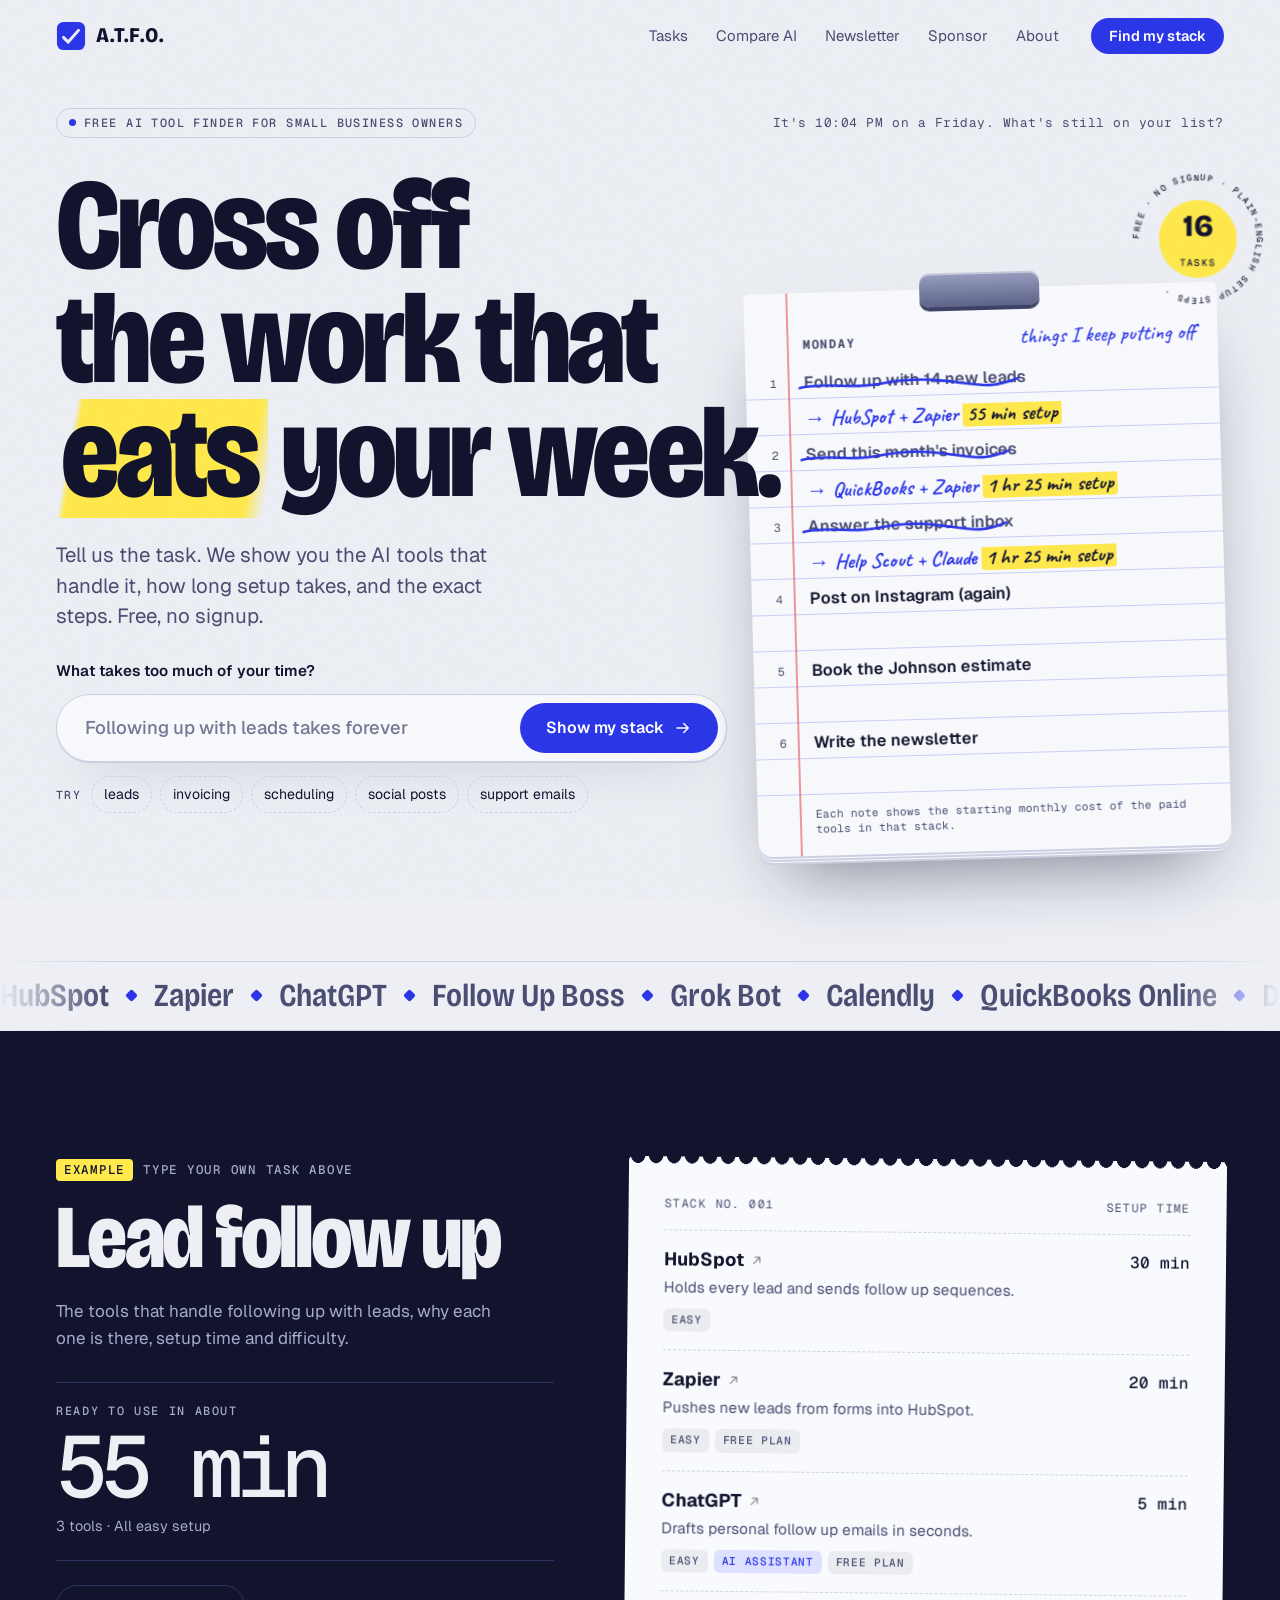
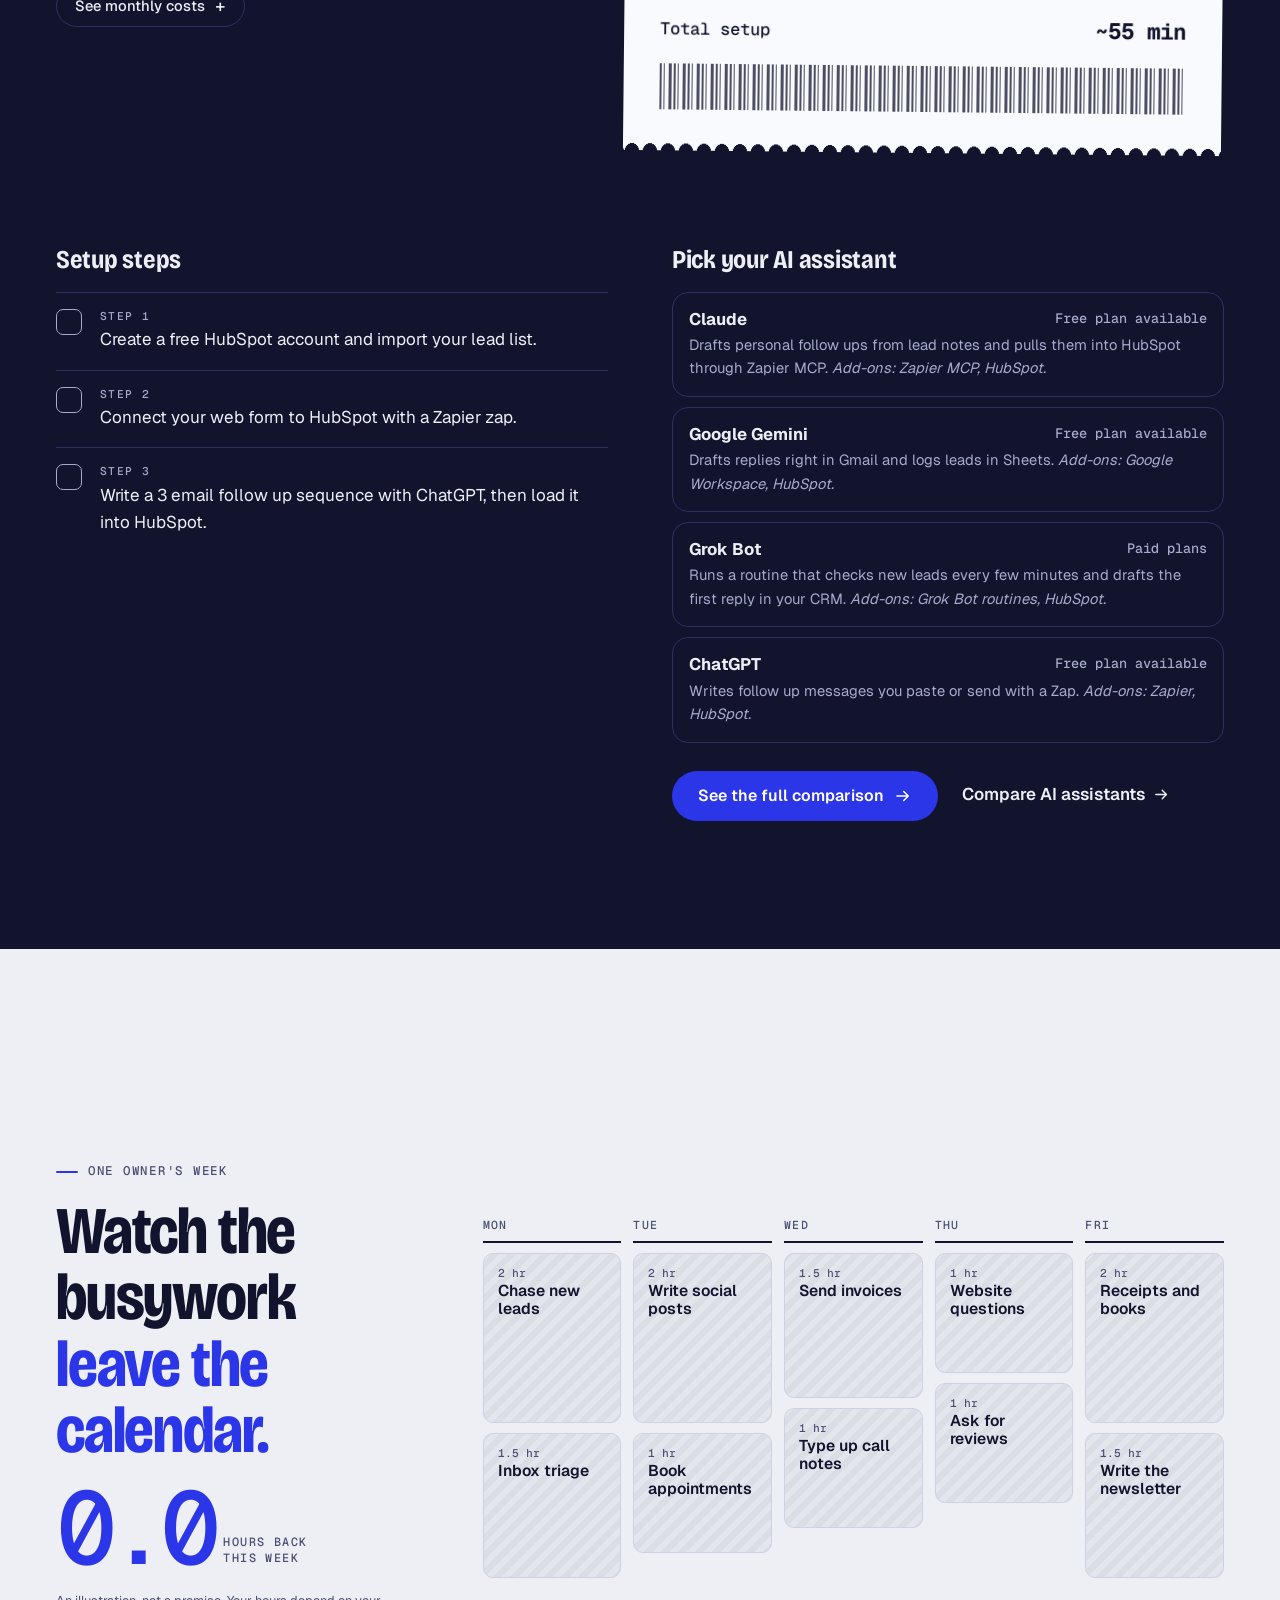
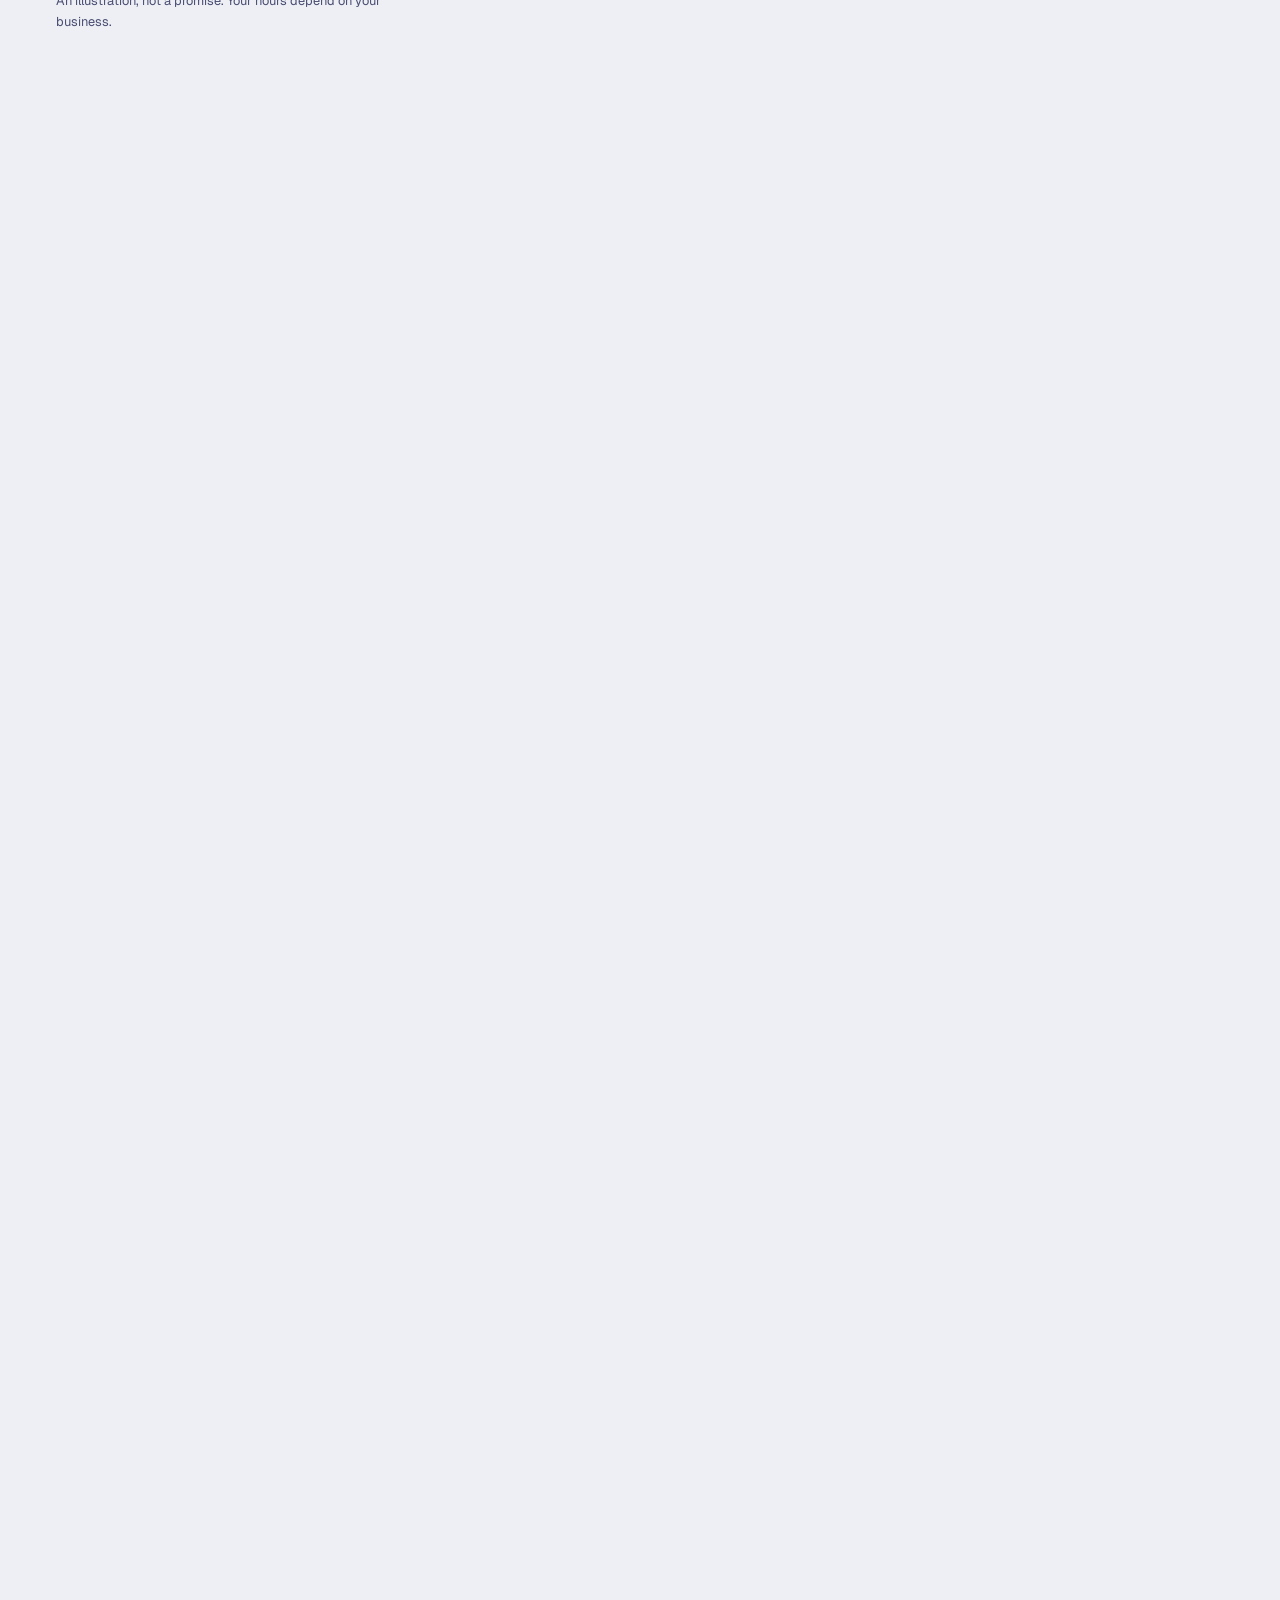
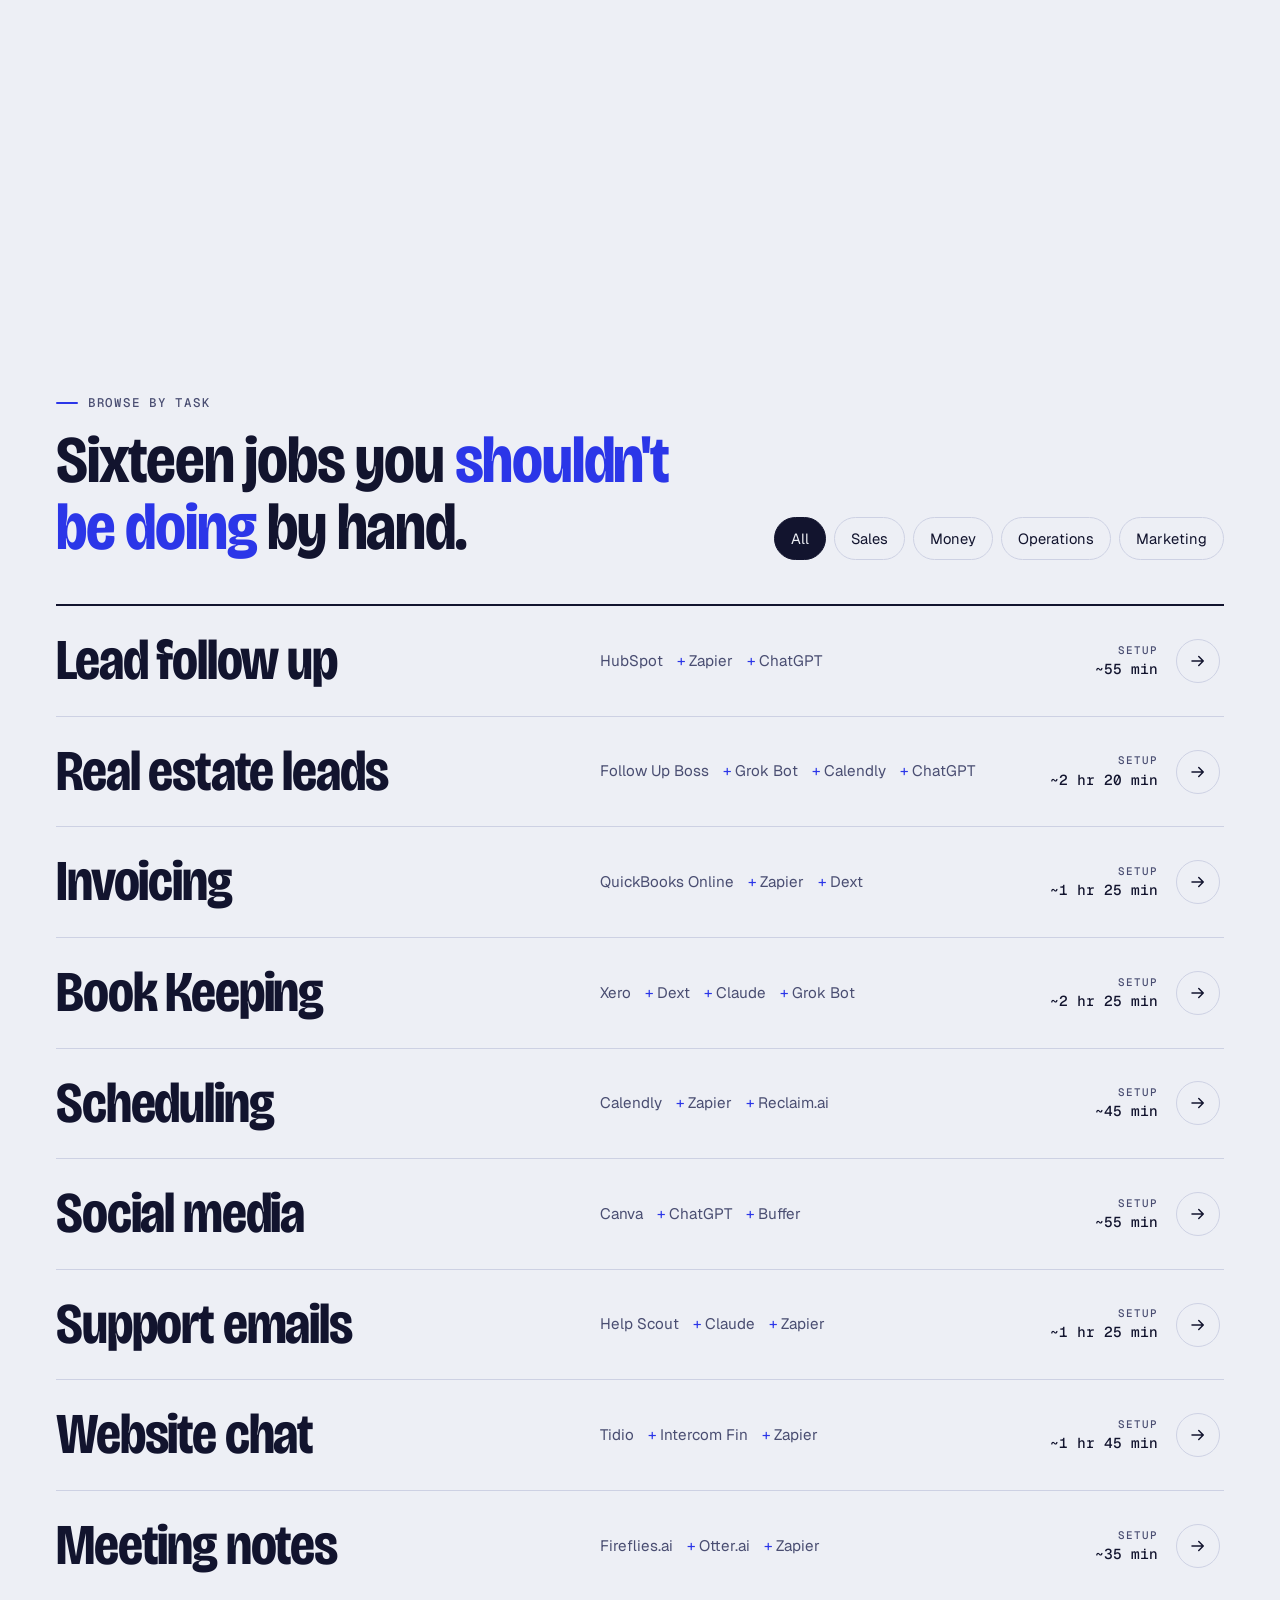
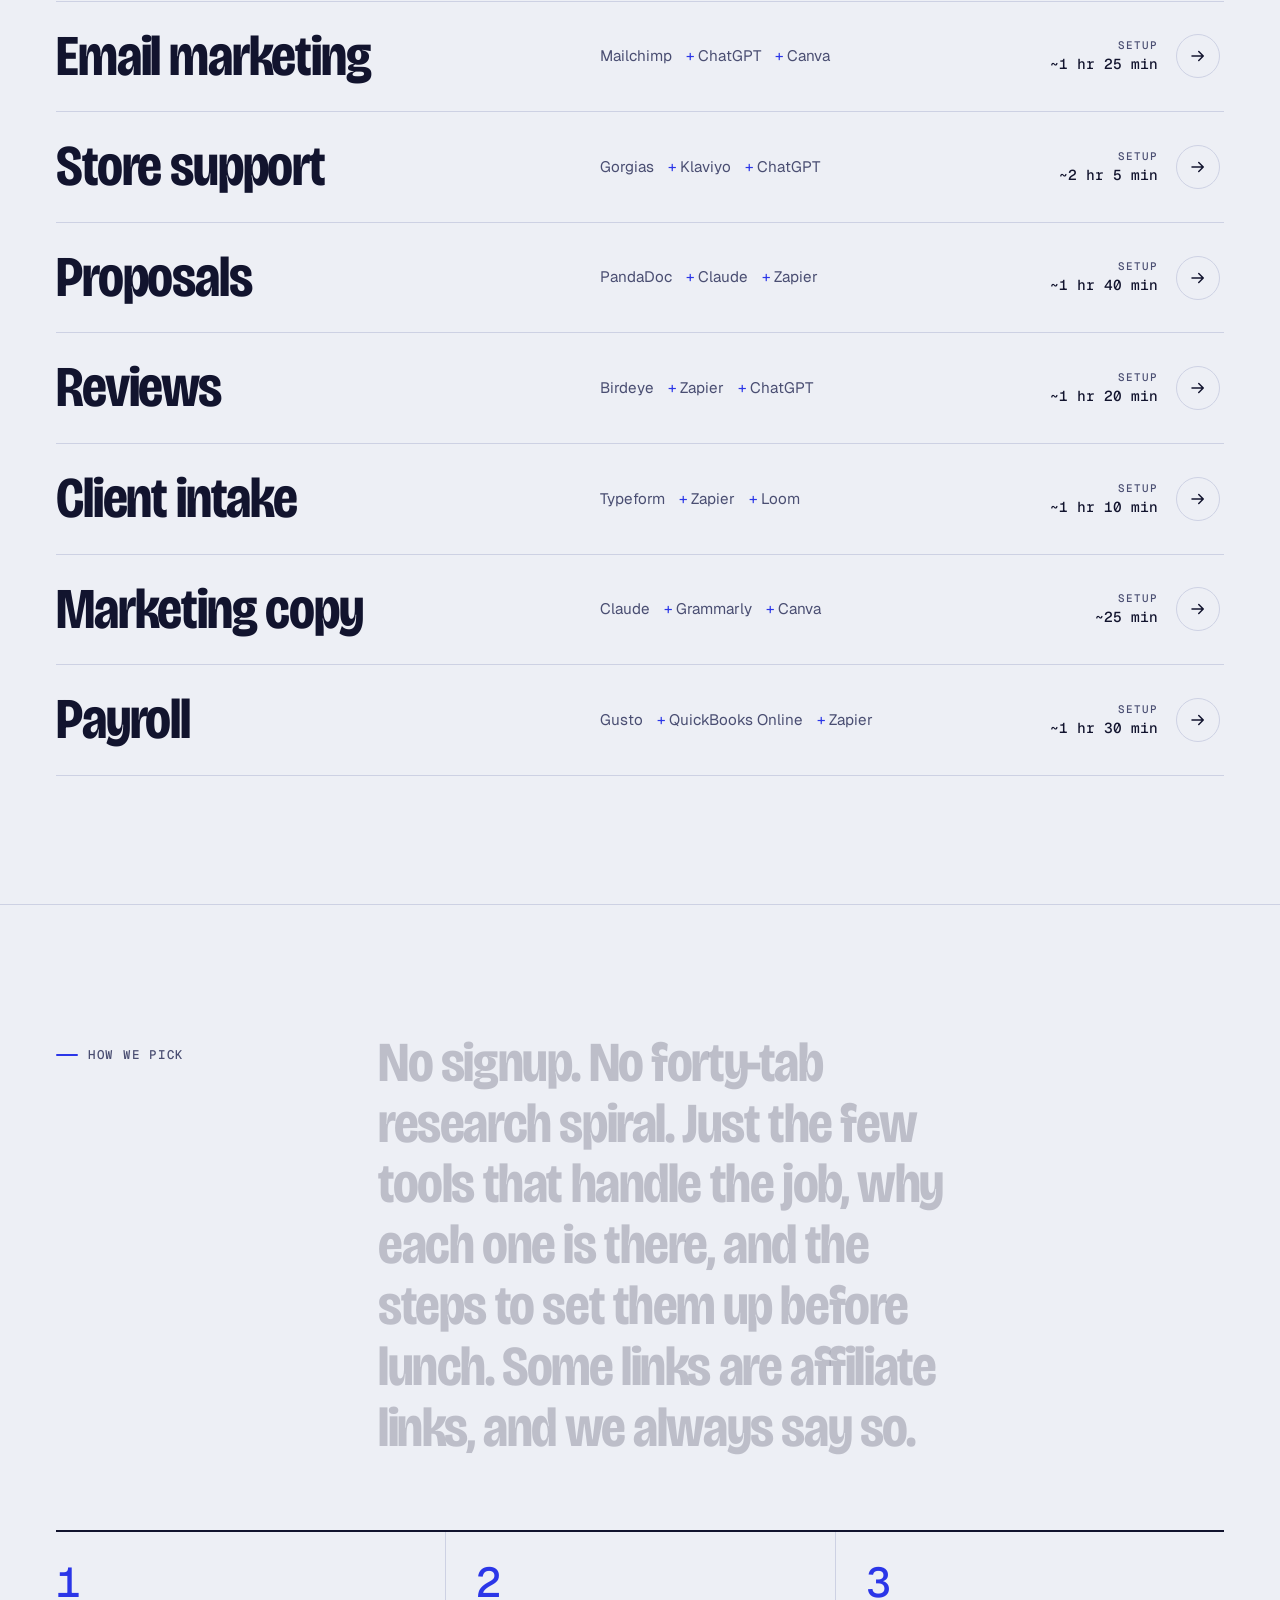
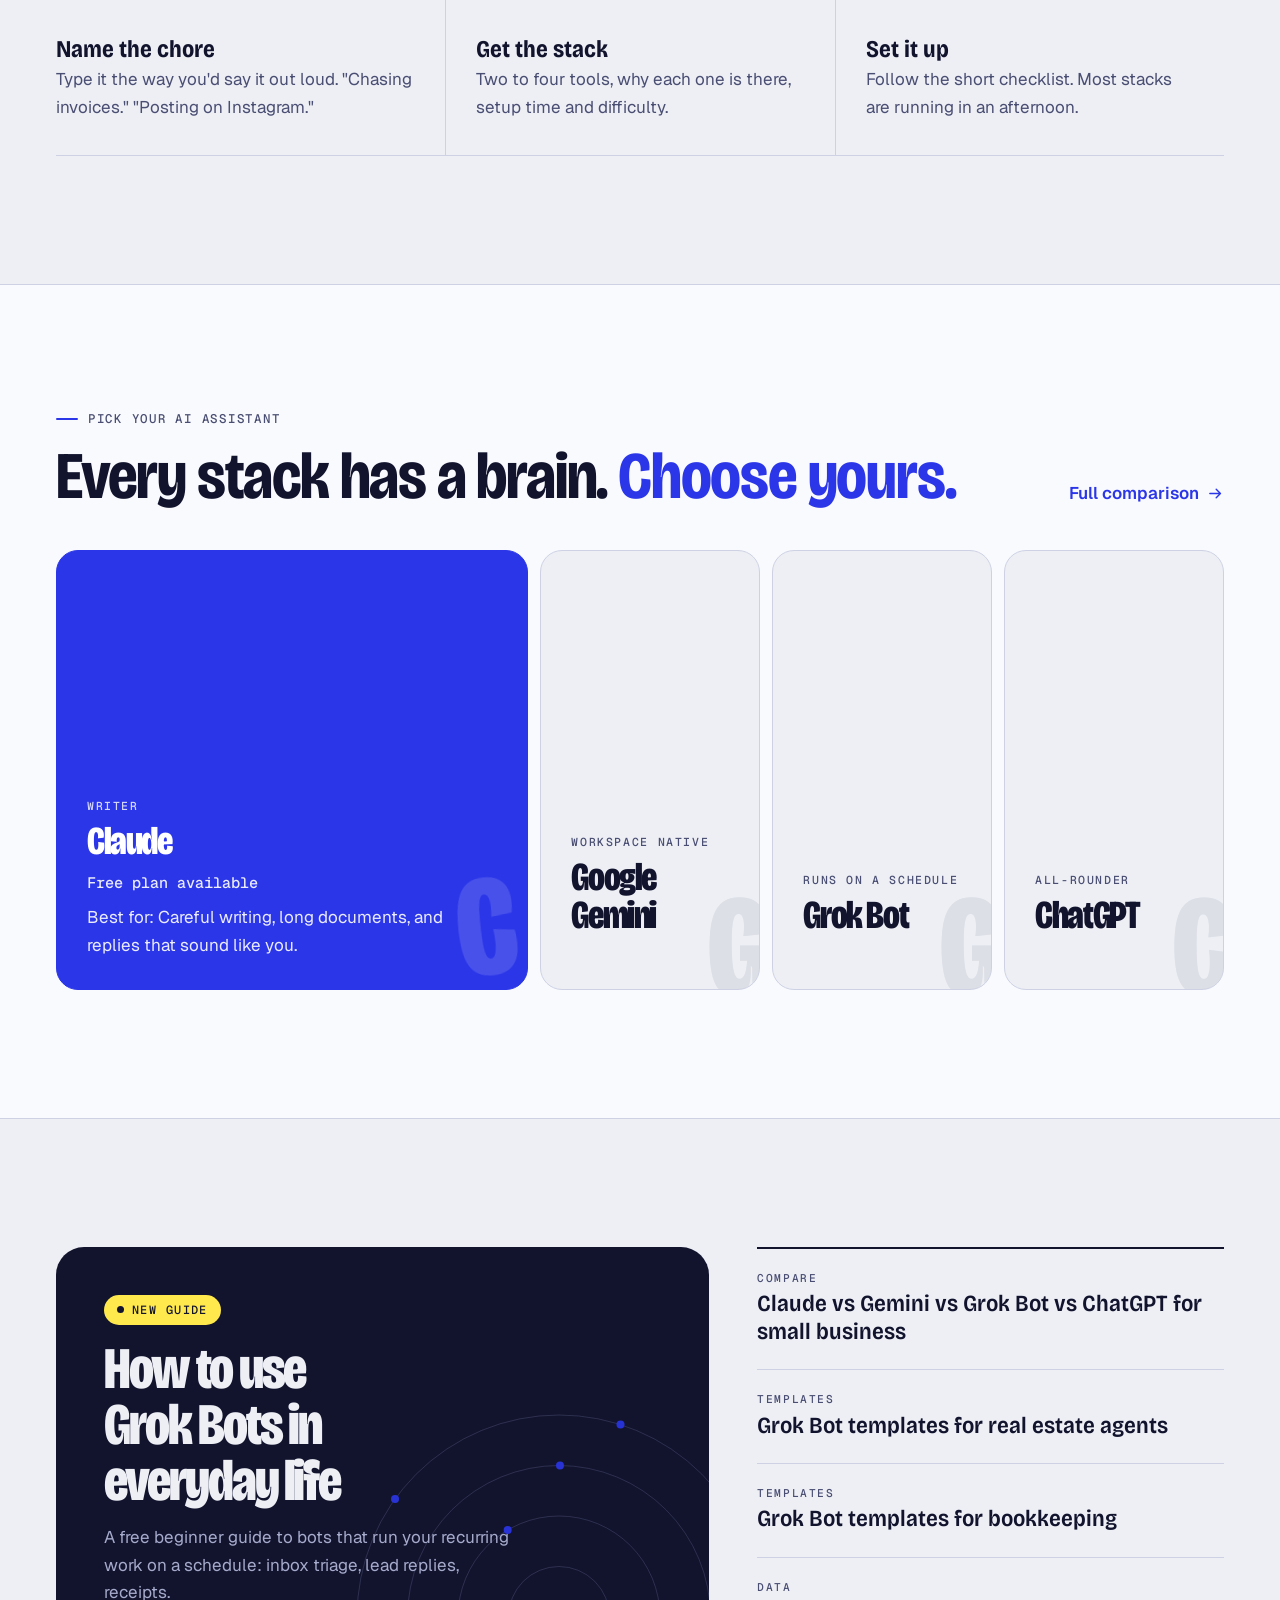
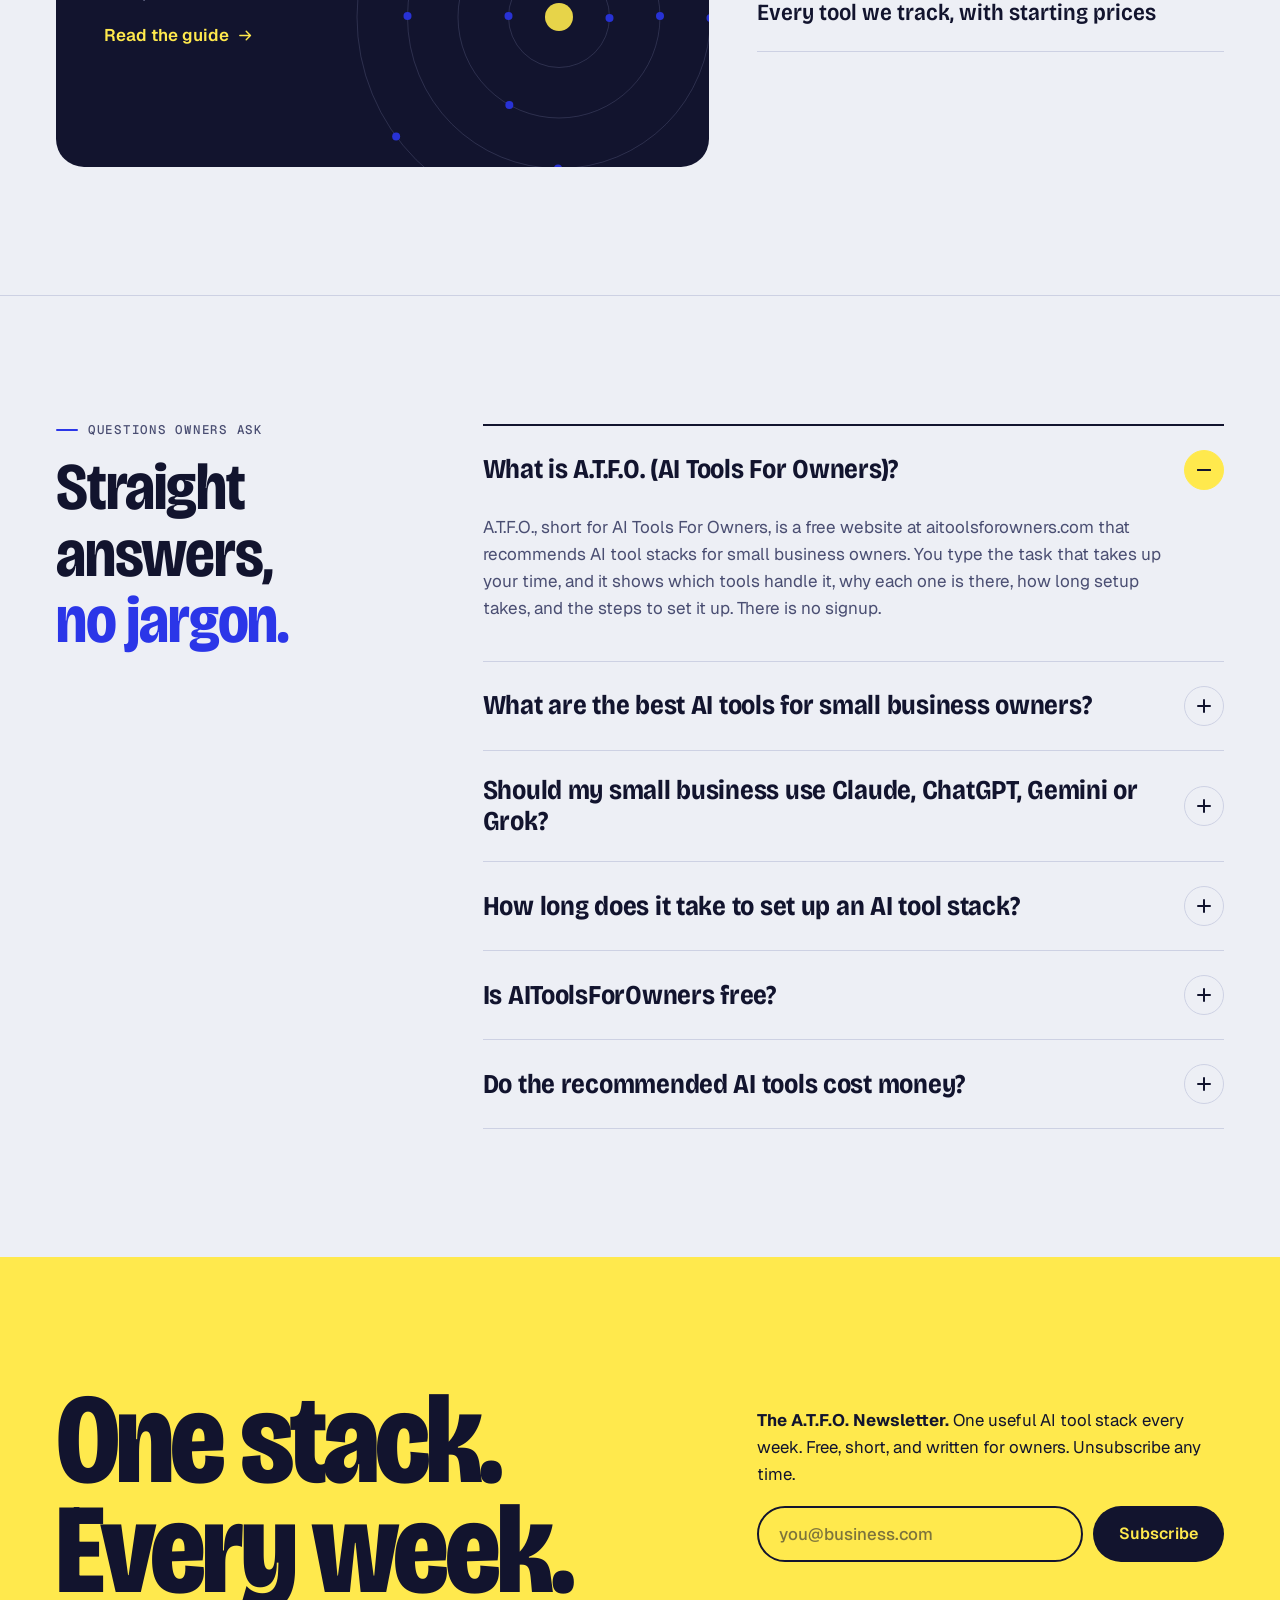
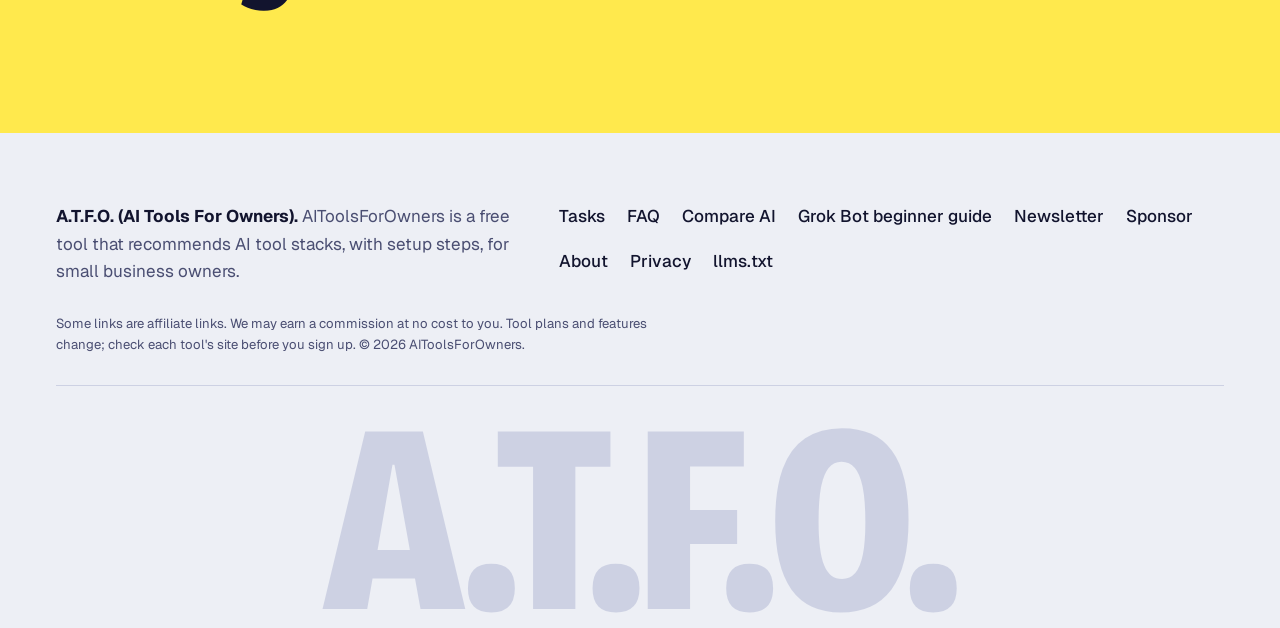
<file: index.html>
<!doctype html>
<html lang="en">
<head>
<meta charset="utf-8">
<meta name="viewport" content="width=device-width,initial-scale=1,viewport-fit=cover">
<title>Best AI Tools for Small Business Owners | A.T.F.O. (AI Tools For Owners)</title>
<meta name="description" content="Free AI tool finder for small business owners. Type the task that eats your week and get the AI tools that handle it, with plain-English setup steps. No signup.">
<link rel="canonical" href="https://aitoolsforowners.com/">
<meta property="og:type" content="website">
<meta property="og:title" content="Best AI Tools for Small Business Owners | A.T.F.O.">
<meta property="og:description" content="Tell us the task that eats your week. Get the AI tools that handle it, with plain-English setup steps.">
<meta property="og:url" content="https://aitoolsforowners.com/">
<meta property="og:image" content="https://aitoolsforowners.com/og.png">
<meta name="twitter:card" content="summary_large_image">
<meta name="theme-color" content="#12142E">
<link rel="icon" href="/favicon.svg" type="image/svg+xml">
<link rel="preconnect" href="https://fonts.googleapis.com">
<link rel="preconnect" href="https://fonts.gstatic.com" crossorigin>
<link rel="stylesheet" href="https://fonts.googleapis.com/css2?family=Bricolage+Grotesque:opsz,wdth,wght@12..96,75..100,300..800&family=Caveat:wght@500;700&family=Geist+Mono:wght@400;500&family=Geist:wght@400;500;600&display=swap">
<link rel="stylesheet" href="/assets/site.css">
<!-- gen:jsonld -->
<script type="application/ld+json">{"@context":"https://schema.org","@type":"Organization","@id":"https://aitoolsforowners.com/#org","name":"AIToolsForOwners","alternateName":["A.T.F.O.","ATFO","AI Tools For Owners"],"url":"https://aitoolsforowners.com","logo":"https://aitoolsforowners.com/favicon.svg","description":"AIToolsForOwners (A.T.F.O., short for AI Tools For Owners) is a free tool that recommends AI tool stacks, with setup steps, for small business owners."}</script>
<script type="application/ld+json">{"@context":"https://schema.org","@type":"WebSite","@id":"https://aitoolsforowners.com/#website","name":"AIToolsForOwners","alternateName":["A.T.F.O.","AI Tools For Owners"],"url":"https://aitoolsforowners.com","description":"AIToolsForOwners (A.T.F.O., short for AI Tools For Owners) is a free tool that recommends AI tool stacks, with setup steps, for small business owners.","publisher":{"@id":"https://aitoolsforowners.com/#org"},"inLanguage":"en"}</script>
<script type="application/ld+json">{"@context":"https://schema.org","@type":"WebApplication","name":"A.T.F.O. AI tool stack finder","url":"https://aitoolsforowners.com/#finder","applicationCategory":"BusinessApplication","operatingSystem":"Any (web browser)","isAccessibleForFree":true,"audience":{"@type":"BusinessAudience","audienceType":"Small business owners"},"description":"Type the task that takes too much of your time and get the AI tools that handle it, why each one is there, setup time, difficulty and setup steps.","publisher":{"@id":"https://aitoolsforowners.com/#org"}}</script>
<script type="application/ld+json">{"@context":"https://schema.org","@type":"ItemList","name":"Best AI tools for small business owners, by task","itemListElement":[{"@type":"ListItem","position":1,"name":"Best AI tools for following up with leads","url":"https://aitoolsforowners.com/best-ai-tools-for-lead-follow-up/","description":"HubSpot, Zapier and ChatGPT."},{"@type":"ListItem","position":2,"name":"Best AI tools for real estate lead follow up","url":"https://aitoolsforowners.com/best-ai-tools-for-real-estate-leads/","description":"Follow Up Boss, Grok Bot, Calendly and ChatGPT."},{"@type":"ListItem","position":3,"name":"Best AI tools for invoicing","url":"https://aitoolsforowners.com/best-ai-tools-for-invoicing/","description":"QuickBooks Online, Zapier and Dext."},{"@type":"ListItem","position":4,"name":"Best AI tools for bookkeeping and expenses","url":"https://aitoolsforowners.com/best-ai-tools-for-bookkeeping/","description":"Xero, Dext, Claude and Grok Bot."},{"@type":"ListItem","position":5,"name":"Best AI tools for scheduling appointments","url":"https://aitoolsforowners.com/best-ai-tools-for-scheduling/","description":"Calendly, Zapier and Reclaim.ai."},{"@type":"ListItem","position":6,"name":"Best AI tools for social media posts","url":"https://aitoolsforowners.com/best-ai-tools-for-social-media/","description":"Canva, ChatGPT and Buffer."},{"@type":"ListItem","position":7,"name":"Best AI tools for customer support emails","url":"https://aitoolsforowners.com/best-ai-tools-for-customer-support-email/","description":"Help Scout, Claude and Zapier."},{"@type":"ListItem","position":8,"name":"Best AI tools for answering website questions","url":"https://aitoolsforowners.com/best-ai-tools-for-website-chat/","description":"Tidio, Intercom Fin and Zapier."},{"@type":"ListItem","position":9,"name":"Best AI tools for meeting notes","url":"https://aitoolsforowners.com/best-ai-tools-for-meeting-notes/","description":"Fireflies.ai, Otter.ai and Zapier."},{"@type":"ListItem","position":10,"name":"Best AI tools for email newsletters","url":"https://aitoolsforowners.com/best-ai-tools-for-email-marketing/","description":"Mailchimp, ChatGPT and Canva."},{"@type":"ListItem","position":11,"name":"Best AI tools for online store customer service","url":"https://aitoolsforowners.com/best-ai-tools-for-online-store-support/","description":"Gorgias, Klaviyo and ChatGPT."},{"@type":"ListItem","position":12,"name":"Best AI tools for proposals and contracts","url":"https://aitoolsforowners.com/best-ai-tools-for-proposals-contracts/","description":"PandaDoc, Claude and Zapier."},{"@type":"ListItem","position":13,"name":"Best AI tools for getting customer reviews","url":"https://aitoolsforowners.com/best-ai-tools-for-reviews/","description":"Birdeye, Zapier and ChatGPT."},{"@type":"ListItem","position":14,"name":"Best AI tools for client intake and onboarding","url":"https://aitoolsforowners.com/best-ai-tools-for-client-intake/","description":"Typeform, Zapier and Loom."},{"@type":"ListItem","position":15,"name":"Best AI tools for writing blog posts and marketing copy","url":"https://aitoolsforowners.com/best-ai-tools-for-writing-content/","description":"Claude, Grammarly and Canva."},{"@type":"ListItem","position":16,"name":"Best AI tools for payroll","url":"https://aitoolsforowners.com/best-ai-tools-for-payroll/","description":"Gusto, QuickBooks Online and Zapier."}]}</script>
<script type="application/ld+json">{"@context":"https://schema.org","@type":"FAQPage","mainEntity":[{"@type":"Question","name":"What is A.T.F.O. (AI Tools For Owners)?","acceptedAnswer":{"@type":"Answer","text":"A.T.F.O., short for AI Tools For Owners, is a free website at aitoolsforowners.com that recommends AI tool stacks for small business owners. You type the task that takes up your time, and it shows which tools handle it, why each one is there, how long setup takes, and the steps to set it up. There is no signup."}},{"@type":"Question","name":"What are the best AI tools for small business owners?","acceptedAnswer":{"@type":"Answer","text":"It depends on the job you want off your plate. These are our picks for the 16 tasks owners ask about most: Following up with leads: HubSpot, Zapier and ChatGPT; Real estate lead follow up: Follow Up Boss, Grok Bot, Calendly and ChatGPT; Invoicing: QuickBooks Online, Zapier and Dext; Bookkeeping and expenses: Xero, Dext, Claude and Grok Bot; Scheduling appointments: Calendly, Zapier and Reclaim.ai; Social media posts: Canva, ChatGPT and Buffer; Customer support emails: Help Scout, Claude and Zapier; Answering website questions: Tidio, Intercom Fin and Zapier; Meeting notes: Fireflies.ai, Otter.ai and Zapier; Email newsletters: Mailchimp, ChatGPT and Canva; Online store customer service: Gorgias, Klaviyo and ChatGPT; Proposals and contracts: PandaDoc, Claude and Zapier; Getting customer reviews: Birdeye, Zapier and ChatGPT; Client intake and onboarding: Typeform, Zapier and Loom; Writing blog posts and marketing copy: Claude, Grammarly and Canva; Payroll: Gusto, QuickBooks Online and Zapier."}},{"@type":"Question","name":"Should my small business use Claude, ChatGPT, Gemini or Grok?","acceptedAnswer":{"@type":"Answer","text":"Pick the assistant that fits how you already work. Here is what each one is best for: Claude: Careful writing, long documents, and replies that sound like you; Google Gemini: Owners who already run on Gmail, Docs, Sheets and Calendar; Grok Bot: Recurring work across email, CRMs and websites that you want done on a schedule; ChatGPT: A general all-rounder, and the one most people already know; Full comparison: aitoolsforowners.com/compare-ai-assistants-for-small-business/."}},{"@type":"Question","name":"How long does it take to set up an AI tool stack?","acceptedAnswer":{"@type":"Answer","text":"Most stacks take between 25 min and 2 hr 25 min of setup time in total. Every tool is marked Easy or Medium, and each stack comes with a short setup checklist in plain English."}},{"@type":"Question","name":"Is AIToolsForOwners free?","acceptedAnswer":{"@type":"Answer","text":"Yes. The tool finder, task pages and guides are free, and you don't need an account. Some links are affiliate links, which may earn us a commission at no cost to you."}},{"@type":"Question","name":"Do the recommended AI tools cost money?","acceptedAnswer":{"@type":"Answer","text":"Many of the tools have free plans you can start on. Each task page lists current plans and starting prices, so you can check costs before you sign up for anything."}}]}</script>
<!-- /gen:jsonld -->
</head>
<body>
<a class="skip" href="#finder">Skip to the stack finder</a>
<div class="progress" aria-hidden="true"><span></span></div>

<header class="nav" id="nav">
  <div class="nav__in">
    <a class="logo" href="/" aria-label="A.T.F.O. (AI Tools For Owners) home">
      <span class="logo__mark" aria-hidden="true"><svg viewBox="0 0 32 32"><rect x="1" y="1" width="30" height="30" rx="7"/><path d="M8 17.5l5 5L24 10"/></svg></span>
      <span class="logo__word">A.T.F.O.</span>
    </a>
    <nav class="nav__links" aria-label="Main">
      <a href="#tasks">Tasks</a>
      <a href="/compare-ai-assistants-for-small-business/">Compare AI</a>
      <a href="/newsletter/">Newsletter</a>
      <a href="/sponsor/">Sponsor</a>
      <a href="/about/">About</a>
    </nav>
    <a class="btn btn--sm magnet" href="#finder"><span>Find my stack</span></a>
    <button class="nav__burger" id="burger" aria-expanded="false" aria-controls="drawer" aria-label="Open menu"><i></i><i></i></button>
  </div>
  <div class="drawer" id="drawer" hidden>
    <a href="#tasks">Tasks</a>
    <a href="/compare-ai-assistants-for-small-business/">Compare AI</a>
    <a href="/newsletter/">Newsletter</a>
    <a href="/sponsor/">Sponsor</a>
    <a href="/about/">About</a>
  </div>
</header>

<main id="top">

<!-- ============ HERO ============ -->
<section class="hero">
  <div class="shell hero__grid">
    <div class="hero__meta">
      <span class="tag">Free AI tool finder for small business owners</span>
      <span class="hero__clock" id="clock">For small business owners</span>
    </div>

    <h1 class="hero__title">
      <span class="ln"><span>Cross off</span></span>
      <span class="ln"><span>the work that</span></span>
      <span class="ln"><span><mark class="hl">eats</mark> your week.</span></span>
    </h1>

    <p class="hero__lede">Tell us the task. We show you the AI tools that handle it, how long setup takes, and the exact steps. Free, no signup.</p>

    <form id="finder" class="finder" autocomplete="off">
      <label for="task" class="finder__label">What takes too much of your time?</label>
      <div class="finder__row">
        <input id="task" name="task" type="text" placeholder="Following up with leads takes forever" aria-describedby="finder-hint">
        <button class="btn magnet" type="submit"><span>Show my stack</span><svg class="arr" viewBox="0 0 24 24" aria-hidden="true"><path d="M4 12h15m-6-6 6 6-6 6"/></svg></button>
      </div>
      <div class="finder__ex" id="finder-hint">
        <span>Try</span>
        <button type="button" data-ex="following up with leads takes forever">leads</button>
        <button type="button" data-ex="invoicing">invoicing</button>
        <button type="button" data-ex="scheduling appointments">scheduling</button>
        <button type="button" data-ex="social media posts">social posts</button>
        <button type="button" data-ex="customer support emails">support emails</button>
      </div>
    </form>

    <figure class="pad" id="pad" aria-label="An owner's to-do list, with each chore crossed off and the AI tools that handle it">
      <div class="pad__clip" aria-hidden="true"></div>
      <div class="pad__sheet">
        <figcaption class="pad__head"><span>Monday</span><span class="pad__hand">things I keep putting off</span></figcaption>
        <ol class="pad__list" id="padList"></ol>
        <p class="pad__foot">Each note shows the starting monthly cost of the paid tools in that stack.</p>
      </div>
      <div class="hero__seal" aria-hidden="true">
        <svg viewBox="0 0 200 200"><defs><path id="circ" d="M100,100 m-78,0 a78,78 0 1,1 156,0 a78,78 0 1,1 -156,0"/></defs><text><textPath href="#circ">FREE · NO SIGNUP · PLAIN-ENGLISH SETUP STEPS · </textPath></text></svg>
        <span>16<small>tasks</small></span>
      </div>
    </figure>

  </div>
</section>

<!-- ============ TOOL TICKER ============ -->
<div class="ticker" aria-label="Some of the tools we recommend">
  <div class="ticker__track" id="ticker"></div>
</div>

<!-- ============ RESULT / RECEIPT ============ -->
<section class="band band--ink" id="stack" aria-live="polite">
  <div class="shell">
    <div id="result"></div>
  </div>
</section>

<!-- ============ THE WEEK (scroll story) ============ -->
<section class="week" id="week">
  <div class="week__sticky">
    <div class="shell week__shell">
      <header class="week__head">
        <p class="kicker">One owner's week</p>
        <h2 class="h2">Watch the busywork <em>leave the calendar.</em></h2>
        <div class="week__count">
          <span class="week__num" id="weekNum">0.0</span>
          <span class="week__unit">hours back<br>this week</span>
        </div>
        <p class="week__note">An illustration, not a promise. Your hours depend on your business.</p>
      </header>
      <div class="week__grid" id="weekGrid"></div>
    </div>
  </div>
</section>

<!-- ============ TASK INDEX ============ -->
<section class="tasks" id="tasks">
  <div class="shell">
    <div class="tasks__top">
      <div>
        <p class="kicker">Browse by task</p>
        <h2 class="h2">Sixteen jobs you <em>shouldn't be doing</em> by hand.</h2>
      </div>
      <div class="filters" role="group" aria-label="Filter tasks">
        <button type="button" class="pill is-on" data-cat="all" aria-pressed="true">All</button>
        <button type="button" class="pill" data-cat="sales" aria-pressed="false">Sales</button>
        <button type="button" class="pill" data-cat="money" aria-pressed="false">Money</button>
        <button type="button" class="pill" data-cat="ops" aria-pressed="false">Operations</button>
        <button type="button" class="pill" data-cat="marketing" aria-pressed="false">Marketing</button>
      </div>
    </div>
    <ul class="index" id="index"><!-- gen:index -->
<li data-cat="sales"><a class="row" href="/best-ai-tools-for-lead-follow-up/" data-slug="lead-follow-up"><span class="row__name">Lead follow up</span><span class="row__tools"><span>HubSpot</span><span>Zapier</span><span>ChatGPT</span></span><span class="row__cost"><small>Setup</small>~55 min</span><span class="row__go" aria-hidden="true"><svg class="arr" viewBox="0 0 24 24" aria-hidden="true"><path d="M4 12h15m-6-6 6 6-6 6"/></svg></span></a></li>
<li data-cat="sales"><a class="row" href="/best-ai-tools-for-real-estate-leads/" data-slug="real-estate-leads"><span class="row__name">Real estate leads</span><span class="row__tools"><span>Follow Up Boss</span><span>Grok Bot</span><span>Calendly</span><span>ChatGPT</span></span><span class="row__cost"><small>Setup</small>~2 hr 20 min</span><span class="row__go" aria-hidden="true"><svg class="arr" viewBox="0 0 24 24" aria-hidden="true"><path d="M4 12h15m-6-6 6 6-6 6"/></svg></span></a></li>
<li data-cat="money"><a class="row" href="/best-ai-tools-for-invoicing/" data-slug="invoicing"><span class="row__name">Invoicing</span><span class="row__tools"><span>QuickBooks Online</span><span>Zapier</span><span>Dext</span></span><span class="row__cost"><small>Setup</small>~1 hr 25 min</span><span class="row__go" aria-hidden="true"><svg class="arr" viewBox="0 0 24 24" aria-hidden="true"><path d="M4 12h15m-6-6 6 6-6 6"/></svg></span></a></li>
<li data-cat="money"><a class="row" href="/best-ai-tools-for-bookkeeping/" data-slug="bookkeeping"><span class="row__name">Book Keeping</span><span class="row__tools"><span>Xero</span><span>Dext</span><span>Claude</span><span>Grok Bot</span></span><span class="row__cost"><small>Setup</small>~2 hr 25 min</span><span class="row__go" aria-hidden="true"><svg class="arr" viewBox="0 0 24 24" aria-hidden="true"><path d="M4 12h15m-6-6 6 6-6 6"/></svg></span></a></li>
<li data-cat="ops"><a class="row" href="/best-ai-tools-for-scheduling/" data-slug="scheduling"><span class="row__name">Scheduling</span><span class="row__tools"><span>Calendly</span><span>Zapier</span><span>Reclaim.ai</span></span><span class="row__cost"><small>Setup</small>~45 min</span><span class="row__go" aria-hidden="true"><svg class="arr" viewBox="0 0 24 24" aria-hidden="true"><path d="M4 12h15m-6-6 6 6-6 6"/></svg></span></a></li>
<li data-cat="marketing"><a class="row" href="/best-ai-tools-for-social-media/" data-slug="social-media"><span class="row__name">Social media</span><span class="row__tools"><span>Canva</span><span>ChatGPT</span><span>Buffer</span></span><span class="row__cost"><small>Setup</small>~55 min</span><span class="row__go" aria-hidden="true"><svg class="arr" viewBox="0 0 24 24" aria-hidden="true"><path d="M4 12h15m-6-6 6 6-6 6"/></svg></span></a></li>
<li data-cat="ops"><a class="row" href="/best-ai-tools-for-customer-support-email/" data-slug="customer-support-email"><span class="row__name">Support emails</span><span class="row__tools"><span>Help Scout</span><span>Claude</span><span>Zapier</span></span><span class="row__cost"><small>Setup</small>~1 hr 25 min</span><span class="row__go" aria-hidden="true"><svg class="arr" viewBox="0 0 24 24" aria-hidden="true"><path d="M4 12h15m-6-6 6 6-6 6"/></svg></span></a></li>
<li data-cat="ops"><a class="row" href="/best-ai-tools-for-website-chat/" data-slug="website-chat"><span class="row__name">Website chat</span><span class="row__tools"><span>Tidio</span><span>Intercom Fin</span><span>Zapier</span></span><span class="row__cost"><small>Setup</small>~1 hr 45 min</span><span class="row__go" aria-hidden="true"><svg class="arr" viewBox="0 0 24 24" aria-hidden="true"><path d="M4 12h15m-6-6 6 6-6 6"/></svg></span></a></li>
<li data-cat="ops"><a class="row" href="/best-ai-tools-for-meeting-notes/" data-slug="meeting-notes"><span class="row__name">Meeting notes</span><span class="row__tools"><span>Fireflies.ai</span><span>Otter.ai</span><span>Zapier</span></span><span class="row__cost"><small>Setup</small>~35 min</span><span class="row__go" aria-hidden="true"><svg class="arr" viewBox="0 0 24 24" aria-hidden="true"><path d="M4 12h15m-6-6 6 6-6 6"/></svg></span></a></li>
<li data-cat="marketing"><a class="row" href="/best-ai-tools-for-email-marketing/" data-slug="email-marketing"><span class="row__name">Email marketing</span><span class="row__tools"><span>Mailchimp</span><span>ChatGPT</span><span>Canva</span></span><span class="row__cost"><small>Setup</small>~1 hr 25 min</span><span class="row__go" aria-hidden="true"><svg class="arr" viewBox="0 0 24 24" aria-hidden="true"><path d="M4 12h15m-6-6 6 6-6 6"/></svg></span></a></li>
<li data-cat="ops"><a class="row" href="/best-ai-tools-for-online-store-support/" data-slug="online-store-support"><span class="row__name">Store support</span><span class="row__tools"><span>Gorgias</span><span>Klaviyo</span><span>ChatGPT</span></span><span class="row__cost"><small>Setup</small>~2 hr 5 min</span><span class="row__go" aria-hidden="true"><svg class="arr" viewBox="0 0 24 24" aria-hidden="true"><path d="M4 12h15m-6-6 6 6-6 6"/></svg></span></a></li>
<li data-cat="sales"><a class="row" href="/best-ai-tools-for-proposals-contracts/" data-slug="proposals-contracts"><span class="row__name">Proposals</span><span class="row__tools"><span>PandaDoc</span><span>Claude</span><span>Zapier</span></span><span class="row__cost"><small>Setup</small>~1 hr 40 min</span><span class="row__go" aria-hidden="true"><svg class="arr" viewBox="0 0 24 24" aria-hidden="true"><path d="M4 12h15m-6-6 6 6-6 6"/></svg></span></a></li>
<li data-cat="sales"><a class="row" href="/best-ai-tools-for-reviews/" data-slug="reviews"><span class="row__name">Reviews</span><span class="row__tools"><span>Birdeye</span><span>Zapier</span><span>ChatGPT</span></span><span class="row__cost"><small>Setup</small>~1 hr 20 min</span><span class="row__go" aria-hidden="true"><svg class="arr" viewBox="0 0 24 24" aria-hidden="true"><path d="M4 12h15m-6-6 6 6-6 6"/></svg></span></a></li>
<li data-cat="sales"><a class="row" href="/best-ai-tools-for-client-intake/" data-slug="client-intake"><span class="row__name">Client intake</span><span class="row__tools"><span>Typeform</span><span>Zapier</span><span>Loom</span></span><span class="row__cost"><small>Setup</small>~1 hr 10 min</span><span class="row__go" aria-hidden="true"><svg class="arr" viewBox="0 0 24 24" aria-hidden="true"><path d="M4 12h15m-6-6 6 6-6 6"/></svg></span></a></li>
<li data-cat="marketing"><a class="row" href="/best-ai-tools-for-writing-content/" data-slug="writing-content"><span class="row__name">Marketing copy</span><span class="row__tools"><span>Claude</span><span>Grammarly</span><span>Canva</span></span><span class="row__cost"><small>Setup</small>~25 min</span><span class="row__go" aria-hidden="true"><svg class="arr" viewBox="0 0 24 24" aria-hidden="true"><path d="M4 12h15m-6-6 6 6-6 6"/></svg></span></a></li>
<li data-cat="money"><a class="row" href="/best-ai-tools-for-payroll/" data-slug="payroll"><span class="row__name">Payroll</span><span class="row__tools"><span>Gusto</span><span>QuickBooks Online</span><span>Zapier</span></span><span class="row__cost"><small>Setup</small>~1 hr 30 min</span><span class="row__go" aria-hidden="true"><svg class="arr" viewBox="0 0 24 24" aria-hidden="true"><path d="M4 12h15m-6-6 6 6-6 6"/></svg></span></a></li>
<!-- /gen:index --></ul>
  </div>
  <div class="peek" id="peek" aria-hidden="true"></div>
</section>

<!-- ============ MANIFESTO ============ -->
<section class="manifesto" id="manifesto">
  <div class="shell">
    <p class="kicker">How we pick</p>
    <p class="manifesto__text" id="manifestoText">No signup. No forty-tab research spiral. Just the few tools that handle the job, why each one is there, and the steps to set them up before lunch. Some links are affiliate links, and we always say so.</p>
    <ol class="steps">
      <li><span class="steps__n">1</span><h3>Name the chore</h3><p>Type it the way you'd say it out loud. "Chasing invoices." "Posting on Instagram."</p></li>
      <li><span class="steps__n">2</span><h3>Get the stack</h3><p>Two to four tools, why each one is there, setup time and difficulty.</p></li>
      <li><span class="steps__n">3</span><h3>Set it up</h3><p>Follow the short checklist. Most stacks are running in an afternoon.</p></li>
    </ol>
  </div>
</section>

<!-- ============ COPILOTS ============ -->
<section class="copilots" id="copilots">
  <div class="shell">
    <div class="copilots__top">
      <p class="kicker">Pick your AI assistant</p>
      <h2 class="h2">Every stack has a brain. <em>Choose yours.</em></h2>
      <a class="link-arrow" href="/compare-ai-assistants-for-small-business/">Full comparison <svg class="arr" viewBox="0 0 24 24" aria-hidden="true"><path d="M4 12h15m-6-6 6 6-6 6"/></svg></a>
    </div>
    <div class="deck" id="deck"><!-- gen:deck -->
<button type="button" class="card is-open" data-a="claude" aria-expanded="true"><span class="card__k">Writer</span><span class="card__name">Claude</span><span class="card__plan">Free plan available</span><span class="card__best">Best for: Careful writing, long documents, and replies that sound like you.</span><span class="card__glyph" aria-hidden="true">C</span></button>
<button type="button" class="card" data-a="gemini" aria-expanded="false"><span class="card__k">Workspace native</span><span class="card__name">Google Gemini</span><span class="card__plan">Free plan available</span><span class="card__best">Best for: Owners who already run on Gmail, Docs, Sheets and Calendar.</span><span class="card__glyph" aria-hidden="true">G</span></button>
<button type="button" class="card" data-a="grokbot" aria-expanded="false"><span class="card__k">Runs on a schedule</span><span class="card__name">Grok Bot</span><span class="card__plan">Paid plans</span><span class="card__best">Best for: Recurring work across email, CRMs and websites that you want done on a schedule.</span><span class="card__glyph" aria-hidden="true">G</span></button>
<button type="button" class="card" data-a="chatgpt" aria-expanded="false"><span class="card__k">All-rounder</span><span class="card__name">ChatGPT</span><span class="card__plan">Free plan available</span><span class="card__best">Best for: A general all-rounder, and the one most people already know.</span><span class="card__glyph" aria-hidden="true">C</span></button>
<!-- /gen:deck --></div>
  </div>
</section>

<!-- ============ GUIDES ============ -->
<section class="guides">
  <div class="shell guides__grid">
    <a class="feature" href="/how-to-use-grok-bots-in-everyday-life/">
      <span class="tag tag--hl">New guide</span>
      <h2 class="feature__title">How to use Grok Bots in everyday life</h2>
      <p>A free beginner guide to bots that run your recurring work on a schedule: inbox triage, lead replies, receipts.</p>
      <span class="link-arrow">Read the guide <svg class="arr" viewBox="0 0 24 24" aria-hidden="true"><path d="M4 12h15m-6-6 6 6-6 6"/></svg></span>
      <div class="feature__art" aria-hidden="true"><canvas id="orbit"></canvas></div>
    </a>
    <ul class="guides__list">
      <li><a href="/compare-ai-assistants-for-small-business/"><span class="guides__k">Compare</span>Claude vs Gemini vs Grok Bot vs ChatGPT for small business</a></li>
      <li><a href="/grok-bot-templates-for-real-estate/"><span class="guides__k">Templates</span>Grok Bot templates for real estate agents</a></li>
      <li><a href="/grok-bot-templates-for-bookkeeping/"><span class="guides__k">Templates</span>Grok Bot templates for bookkeeping</a></li>
      <li><a href="/tools/"><span class="guides__k">Data</span>Every tool we track, with starting prices</a></li>
    </ul>
  </div>
</section>

<!-- ============ FAQ ============ -->
<!-- gen:faq -->
<section class="faq" id="faq">
  <div class="shell faq__grid">
    <div class="faq__head"><p class="kicker">Questions owners ask</p><h2 class="h2">Straight answers, <em>no jargon.</em></h2></div>
    <div class="faq__list">
      <details class="qa" open><summary><h3>What is A.T.F.O. (AI Tools For Owners)?</h3><span class="qa__icon" aria-hidden="true"></span></summary><div class="qa__a"><p>A.T.F.O., short for AI Tools For Owners, is a free website at aitoolsforowners.com that recommends AI tool stacks for small business owners. You type the task that takes up your time, and it shows which tools handle it, why each one is there, how long setup takes, and the steps to set it up. There is no signup.</p></div></details>
      <details class="qa"><summary><h3>What are the best AI tools for small business owners?</h3><span class="qa__icon" aria-hidden="true"></span></summary><div class="qa__a"><p>It depends on the job you want off your plate. These are our picks for the 16 tasks owners ask about most:</p><ul><li>Following up with leads: HubSpot, Zapier and ChatGPT</li><li>Real estate lead follow up: Follow Up Boss, Grok Bot, Calendly and ChatGPT</li><li>Invoicing: QuickBooks Online, Zapier and Dext</li><li>Bookkeeping and expenses: Xero, Dext, Claude and Grok Bot</li><li>Scheduling appointments: Calendly, Zapier and Reclaim.ai</li><li>Social media posts: Canva, ChatGPT and Buffer</li><li>Customer support emails: Help Scout, Claude and Zapier</li><li>Answering website questions: Tidio, Intercom Fin and Zapier</li><li>Meeting notes: Fireflies.ai, Otter.ai and Zapier</li><li>Email newsletters: Mailchimp, ChatGPT and Canva</li><li>Online store customer service: Gorgias, Klaviyo and ChatGPT</li><li>Proposals and contracts: PandaDoc, Claude and Zapier</li><li>Getting customer reviews: Birdeye, Zapier and ChatGPT</li><li>Client intake and onboarding: Typeform, Zapier and Loom</li><li>Writing blog posts and marketing copy: Claude, Grammarly and Canva</li><li>Payroll: Gusto, QuickBooks Online and Zapier</li></ul></div></details>
      <details class="qa"><summary><h3>Should my small business use Claude, ChatGPT, Gemini or Grok?</h3><span class="qa__icon" aria-hidden="true"></span></summary><div class="qa__a"><p>Pick the assistant that fits how you already work. Here is what each one is best for:</p><ul><li>Claude: Careful writing, long documents, and replies that sound like you</li><li>Google Gemini: Owners who already run on Gmail, Docs, Sheets and Calendar</li><li>Grok Bot: Recurring work across email, CRMs and websites that you want done on a schedule</li><li>ChatGPT: A general all-rounder, and the one most people already know</li><li>Full comparison: aitoolsforowners.com/compare-ai-assistants-for-small-business/</li></ul></div></details>
      <details class="qa"><summary><h3>How long does it take to set up an AI tool stack?</h3><span class="qa__icon" aria-hidden="true"></span></summary><div class="qa__a"><p>Most stacks take between 25 min and 2 hr 25 min of setup time in total. Every tool is marked Easy or Medium, and each stack comes with a short setup checklist in plain English.</p></div></details>
      <details class="qa"><summary><h3>Is AIToolsForOwners free?</h3><span class="qa__icon" aria-hidden="true"></span></summary><div class="qa__a"><p>Yes. The tool finder, task pages and guides are free, and you don&#x27;t need an account. Some links are affiliate links, which may earn us a commission at no cost to you.</p></div></details>
      <details class="qa"><summary><h3>Do the recommended AI tools cost money?</h3><span class="qa__icon" aria-hidden="true"></span></summary><div class="qa__a"><p>Many of the tools have free plans you can start on. Each task page lists current plans and starting prices, so you can check costs before you sign up for anything.</p></div></details>
    </div>
  </div>
</section>
<!-- /gen:faq -->

<!-- ============ NEWSLETTER ============ -->
<section class="band band--hl signup" id="signup">
  <div class="shell signup__grid">
    <h2 class="signup__title">One stack.<br>Every week.</h2>
    <div class="signup__body">
      <p><strong>The A.T.F.O. Newsletter.</strong> One useful AI tool stack every week. Free, short, and written for owners. Unsubscribe any time.</p>
      <form class="nl js-api" action="/api/subscribe" method="post">
        <label class="sr" for="em">Email</label>
        <input id="em" type="email" name="email" placeholder="you@business.com" required>
        <input type="text" name="company" tabindex="-1" autocomplete="off" aria-hidden="true" class="hp">
        <button class="btn btn--ink magnet" type="submit"><span>Subscribe</span></button>
      </form>
      <p class="form-msg" role="status" aria-live="polite"></p>
    </div>
  </div>
</section>

</main>

<footer class="foot">
  <div class="shell">
    <div class="foot__grid">
      <p class="foot__about"><strong>A.T.F.O. (AI Tools For Owners).</strong> AIToolsForOwners is a free tool that recommends AI tool stacks, with setup steps, for small business owners.</p>
      <nav class="foot__nav" aria-label="Footer">
        <a href="#tasks">Tasks</a>
        <a href="#faq">FAQ</a>
        <a href="/compare-ai-assistants-for-small-business/">Compare AI</a>
        <a href="/how-to-use-grok-bots-in-everyday-life/">Grok Bot beginner guide</a>
        <a href="/newsletter/">Newsletter</a>
        <a href="/sponsor/">Sponsor</a>
        <a href="/about/">About</a>
        <a href="/privacy/">Privacy</a>
        <a href="/llms.txt">llms.txt</a>
      </nav>
      <p class="foot__small">Some links are affiliate links. We may earn a commission at no cost to you. Tool plans and features change; check each tool's site before you sign up. © <span id="yr">2026</span> AIToolsForOwners.</p>
    </div>
    <p class="foot__mark" aria-hidden="true">A.T.F.O.</p>
  </div>
</footer>

<script src="/assets/data.js" defer></script>
<script src="/assets/main.js" defer></script>
</body>
</html>
</file>
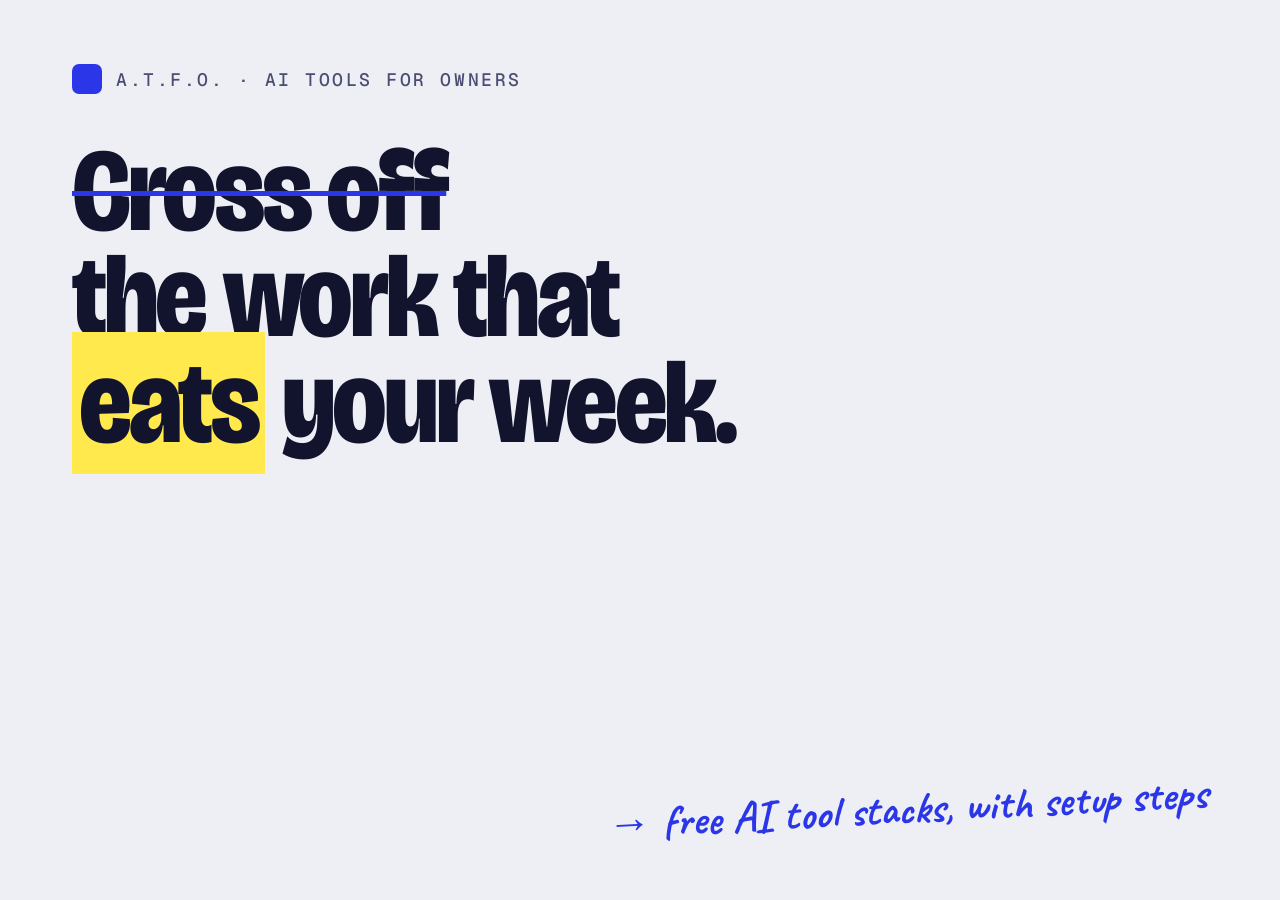
<file: design/og-source.html>
<!doctype html><html><head><meta charset="utf-8">
<link rel="stylesheet" href="https://fonts.googleapis.com/css2?family=Bricolage+Grotesque:opsz,wdth,wght@12..96,75..100,300..800&family=Caveat:wght@700&family=Geist+Mono:wght@500&display=swap">
<style>
html,body{margin:0;width:1200px;height:630px;background:#EDEFF5;color:#12142E;overflow:hidden;font-family:"Bricolage Grotesque"}
.w{position:absolute;inset:0;padding:64px 72px}
.k{font:500 18px "Geist Mono";letter-spacing:.14em;text-transform:uppercase;color:#4A4E72;display:flex;gap:14px;align-items:center}
.k i{width:30px;height:30px;border-radius:7px;background:#2B36E8;display:inline-block}
h1{margin:44px 0 0;font-weight:800;font-size:118px;line-height:.9;letter-spacing:-.028em;font-variation-settings:"wdth" 84,"opsz" 96}
mark{background:#FFE94D;color:#12142E;padding:0 .06em}
.n{position:absolute;right:72px;bottom:64px;font:700 44px Caveat;color:#2B36E8;transform:rotate(-3deg)}
s{text-decoration-color:#2B36E8;text-decoration-thickness:5px}
</style></head><body><div class="w"><div class="k"><i></i>A.T.F.O. · AI Tools For Owners</div>
<h1><s>Cross off</s><br>the work that<br><mark>eats</mark> your week.</h1>
<div class="n">→ free AI tool stacks, with setup steps</div></div></body></html>
</file>
<file: assets/site.css>
/* =========================================================
   A.T.F.O. — "The owner's to-do list"
   Layout: a 12-column editorial grid that breaks on purpose —
   an off-axis legal pad in the hero, a sticky week calendar,
   a hover-reveal task index and a horizontal assistant deck.
   Ballpoint blue + highlighter yellow on cool paper.
   ========================================================= */
:root{
  --paper:#EDEFF5;      /* page ground, cool paper */
  --sheet:#F9FAFD;      /* raised paper (pad, inputs) */
  --ink:#12142E;        /* navy ink text */
  --ink-2:#4A4E72;      /* secondary text */
  --rule:#CDD1E3;       /* ruled lines, hairlines */
  --pen:#2B36E8;        /* ballpoint blue accent */
  --pen-soft:#DDE0FF;
  --hl:#FFE94D;         /* highlighter */
  --on-hl:#12142E;
  --band:#12142E;       /* dark band */
  --band-fg:#EDEFF5;
  --band-2:#A6AACB;
  --band-rule:#2D3160;
  --red:#E5484D;

  --f-display:"Bricolage Grotesque","Arial Narrow",system-ui,sans-serif;
  --f-body:"Geist",ui-sans-serif,system-ui,-apple-system,"Segoe UI",Roboto,sans-serif;
  --f-mono:"Geist Mono",ui-monospace,SFMono-Regular,Menlo,Consolas,monospace;
  --f-hand:"Caveat","Bradley Hand","Segoe Print",cursive;

  --gutter:max(16px,env(safe-area-inset-left,0px));
  --gutter-r:max(16px,env(safe-area-inset-right,0px));
  --ease:cubic-bezier(.2,.8,.2,1);
  --ease-out:cubic-bezier(.16,1,.3,1);
  --shell:1360px;
  color-scheme:light;
}
@media (prefers-color-scheme:dark){
  :root:not([data-theme="light"]){
    --paper:#0B0D22;--sheet:#14173A;--ink:#E8EAF7;--ink-2:#A3A8CC;--rule:#272B55;
    --pen:#8D96FF;--pen-soft:#22275E;--hl:#FFE94D;--on-hl:#12142E;
    --band:#04050F;--band-fg:#E8EAF7;--band-2:#9599BE;--band-rule:#23264D;--red:#FF6B6F;
    color-scheme:dark;
  }
}
:root[data-theme="dark"]{
  --paper:#0B0D22;--sheet:#14173A;--ink:#E8EAF7;--ink-2:#A3A8CC;--rule:#272B55;
  --pen:#8D96FF;--pen-soft:#22275E;--hl:#FFE94D;--on-hl:#12142E;
  --band:#04050F;--band-fg:#E8EAF7;--band-2:#9599BE;--band-rule:#23264D;--red:#FF6B6F;
  color-scheme:dark;
}

/* ---------- base ---------- */
*,*::before,*::after{box-sizing:border-box}
html{-webkit-text-size-adjust:100%;scroll-behavior:smooth;scroll-padding-top:84px}
body{margin:0;background:var(--paper);color:var(--ink);font:400 17px/1.6 var(--f-body);-webkit-font-smoothing:antialiased;overflow-x:clip}
body::after{ /* paper grain */
  content:"";position:fixed;inset:0;pointer-events:none;z-index:100;opacity:.05;mix-blend-mode:multiply;
  background-image:url("data:image/svg+xml,%3Csvg xmlns='http://www.w3.org/2000/svg' width='160' height='160'%3E%3Cfilter id='n'%3E%3CfeTurbulence type='fractalNoise' baseFrequency='.9' numOctaves='2' stitchTiles='stitch'/%3E%3C/filter%3E%3Crect width='100%25' height='100%25' filter='url(%23n)'/%3E%3C/svg%3E");
}
img,svg,canvas{display:block;max-width:100%}
a{color:inherit}
button,input,select{font:inherit;color:inherit}
:focus-visible{outline:2px solid var(--pen);outline-offset:3px;border-radius:4px}
[hidden]{display:none!important}
.sr{position:absolute;width:1px;height:1px;overflow:hidden;clip:rect(0 0 0 0);white-space:nowrap}
.hp{position:absolute;left:-9999px;width:1px;height:1px;opacity:0}
.skip{position:absolute;left:12px;top:-60px;z-index:200;background:var(--ink);color:var(--paper);padding:10px 14px;border-radius:8px;text-decoration:none}
.skip:focus{top:12px}
::selection{background:var(--hl);color:var(--on-hl)}

.shell{max-width:var(--shell);margin:0 auto;padding-left:var(--gutter);padding-right:var(--gutter-r)}
@media (min-width:720px){.shell{padding-left:max(32px,env(safe-area-inset-left,0px));padding-right:max(32px,env(safe-area-inset-right,0px))}}
@media (min-width:1100px){.shell{padding-left:max(56px,env(safe-area-inset-left,0px));padding-right:max(56px,env(safe-area-inset-right,0px))}}

.kicker{font:500 .78rem/1 var(--f-mono);letter-spacing:.14em;text-transform:uppercase;color:var(--ink-2);margin:0 0 18px;display:flex;align-items:center;gap:10px}
.kicker::before{content:"";width:22px;height:2px;background:var(--pen);border-radius:2px}
.h2{font:700 clamp(2.1rem,5.2vw,4.6rem)/1 var(--f-display);font-variation-settings:"wdth" 86,"opsz" 96;letter-spacing:-.018em;margin:0;text-wrap:balance}
.h2 em{font-style:normal;color:var(--pen)}
.tag{display:inline-flex;align-items:center;gap:8px;font:500 .74rem/1 var(--f-mono);letter-spacing:.12em;text-transform:uppercase;padding:8px 12px;border:1px solid var(--rule);border-radius:99px;color:var(--ink-2)}
.tag::before{content:"";width:7px;height:7px;border-radius:50%;background:var(--pen);box-shadow:0 0 0 0 var(--pen);animation:ping 2.4s var(--ease) infinite}
.tag--hl{background:var(--hl);color:var(--on-hl);border-color:transparent}
.tag--hl::before{background:var(--on-hl);animation:none}
@keyframes ping{0%{box-shadow:0 0 0 0 color-mix(in srgb,var(--pen) 55%,transparent)}70%,100%{box-shadow:0 0 0 9px transparent}}

/* highlighter mark — sweeps in */
.hl,mark{background:none;color:inherit;padding:0 .08em;margin:0 -.04em;
  background-image:linear-gradient(100deg,transparent .2em,var(--hl) .25em,var(--hl) calc(100% - .2em),transparent calc(100% - .05em));
  background-repeat:no-repeat;background-size:0% 78%;background-position:0 70%;color:inherit;
  -webkit-box-decoration-break:clone;box-decoration-break:clone}
.hero .hl{color:var(--on-hl);animation:sweep .9s .95s var(--ease-out) forwards}
@keyframes sweep{to{background-size:100% 78%}}

/* ---------- buttons ---------- */
.btn{--bg:var(--pen);--fg:#fff;position:relative;display:inline-flex;align-items:center;justify-content:center;gap:10px;
  padding:16px 26px;border-radius:99px;border:0;background:var(--bg);color:var(--fg);
  font:600 1rem/1 var(--f-body);text-decoration:none;cursor:pointer;white-space:nowrap;overflow:hidden;isolation:isolate;
  transition:transform .35s var(--ease),box-shadow .35s var(--ease)}
:root[data-theme="dark"] .btn{--fg:#0B0D22}
@media (prefers-color-scheme:dark){:root:not([data-theme="light"]) .btn{--fg:#0B0D22}}
.btn::before{content:"";position:absolute;inset:0;z-index:-1;background:var(--hl);transform:translateY(101%);border-radius:inherit;transition:transform .45s var(--ease-out)}
.btn:hover::before,.btn:focus-visible::before{transform:none}
.btn:hover,.btn:focus-visible{color:var(--on-hl);box-shadow:0 10px 30px -10px color-mix(in srgb,var(--pen) 70%,transparent)}
.btn .arr{width:18px;height:18px;transition:transform .35s var(--ease)}
.btn:hover .arr{transform:translateX(4px)}
.btn--sm{padding:11px 18px;font-size:.9rem}
.btn--ink{--bg:var(--on-hl);--fg:var(--hl)}
:root[data-theme="dark"] .btn--ink{--fg:var(--hl)}
@media (prefers-color-scheme:dark){:root:not([data-theme="light"]) .btn--ink{--fg:var(--hl)}}
.btn--ink::before{background:var(--sheet)}
.btn--ink:hover{color:var(--ink)}
.arr{width:1em;height:1em;fill:none;stroke:currentColor;stroke-width:2;stroke-linecap:round;stroke-linejoin:round}
.link-arrow{display:inline-flex;align-items:center;gap:8px;font-weight:600;text-decoration:none;color:var(--pen);background:linear-gradient(currentColor,currentColor) 0 100%/0 2px no-repeat;transition:background-size .4s var(--ease);padding-bottom:3px}
.link-arrow:hover{background-size:100% 2px}
.link-arrow .arr{transition:transform .35s var(--ease)}
.link-arrow:hover .arr{transform:translateX(4px)}

/* ---------- progress + nav ---------- */
.progress{position:fixed;top:0;left:0;right:0;height:3px;z-index:60;pointer-events:none}
.progress span{display:block;height:100%;background:var(--pen);transform-origin:0 50%;transform:scaleX(var(--p,0))}
.nav{position:sticky;top:env(safe-area-inset-top,0px);z-index:50;transition:transform .5s var(--ease)}
.nav.is-hidden{transform:translateY(-110%)}
.nav__in{max-width:var(--shell);margin:0 auto;display:flex;align-items:center;gap:20px;height:72px;
  padding-left:var(--gutter);padding-right:var(--gutter-r)}
@media (min-width:720px){.nav__in{padding-left:max(32px,env(safe-area-inset-left,0px));padding-right:max(32px,env(safe-area-inset-right,0px))}}
@media (min-width:1100px){.nav__in{padding-left:max(56px,env(safe-area-inset-left,0px));padding-right:max(56px,env(safe-area-inset-right,0px))}}
.nav::before{content:"";position:absolute;inset:0;z-index:-1;background:color-mix(in srgb,var(--paper) 78%,transparent);backdrop-filter:blur(14px) saturate(1.4);-webkit-backdrop-filter:blur(14px) saturate(1.4);opacity:0;transition:opacity .3s;border-bottom:1px solid var(--rule)}
.nav.is-scrolled::before{opacity:1}
.logo{display:inline-flex;align-items:center;gap:10px;text-decoration:none;margin-right:auto}
.logo__mark svg{width:30px;height:30px}
.logo__mark rect{fill:var(--pen)}
.logo__mark path{fill:none;stroke:var(--paper);stroke-width:3.2;stroke-linecap:round;stroke-linejoin:round;stroke-dasharray:24;stroke-dashoffset:0;transition:stroke-dashoffset .6s var(--ease)}
.logo:hover .logo__mark path{animation:tick .7s var(--ease)}
@keyframes tick{from{stroke-dashoffset:24}to{stroke-dashoffset:0}}
.logo__word{font:800 1.3rem/1 var(--f-display);letter-spacing:.04em;font-variation-settings:"wdth" 90}
.nav__links{display:none;gap:4px}
.nav__links a{position:relative;padding:8px 12px;border-radius:99px;text-decoration:none;font-size:.94rem;color:var(--ink-2);transition:color .25s,background .25s}
.nav__links a:hover{color:var(--ink);background:color-mix(in srgb,var(--ink) 7%,transparent)}
.nav .btn--sm{display:none}
.nav__burger{display:inline-grid;place-items:center;gap:6px;width:44px;height:44px;border-radius:50%;border:1px solid var(--rule);background:var(--sheet);cursor:pointer;padding:0;align-content:center}
.nav__burger i{display:block;width:18px;height:2px;background:var(--ink);border-radius:2px;transition:transform .35s var(--ease)}
.nav__burger[aria-expanded="true"] i:first-child{transform:translateY(4px) rotate(45deg)}
.nav__burger[aria-expanded="true"] i:last-child{transform:translateY(-4px) rotate(-45deg)}
.drawer{display:grid;gap:2px;padding:8px var(--gutter-r) 20px var(--gutter);background:var(--paper);border-bottom:1px solid var(--rule)}
.drawer a{font:700 1.9rem/1.2 var(--f-display);font-variation-settings:"wdth" 82;text-decoration:none;padding:8px 0;border-bottom:1px solid var(--rule)}
@media (min-width:900px){
  .nav__links{display:flex}.nav .btn--sm{display:inline-flex}.nav__burger,.drawer{display:none!important}
}

/* ---------- hero ---------- */
.hero{position:relative;padding-block:28px 72px}
.hero__grid{display:grid;grid-template-columns:minmax(0,1fr);gap:26px;position:relative}
.hero__meta{display:flex;flex-wrap:wrap;align-items:center;gap:14px;justify-content:space-between}
.hero__clock{font:400 .8rem/1.3 var(--f-mono);color:var(--ink-2);letter-spacing:.04em}
.hero__title{margin:0;font:800 clamp(3.2rem,13vw,8.1rem)/.88 var(--f-display);font-variation-settings:"wdth" 84,"opsz" 96;letter-spacing:-.028em;text-wrap:balance}
.hero__title .ln{display:block;overflow:hidden;padding-bottom:.06em;margin-bottom:-.06em}
.hero__title .ln>span{display:inline-block;animation:rise 1s var(--ease-out) both}
.hero__title .ln:nth-child(2)>span{animation-delay:.08s}
.hero__title .ln:nth-child(3)>span{animation-delay:.16s}
@keyframes rise{from{transform:translateY(105%)}to{transform:none}}
.hero__lede{margin:0;max-width:34ch;font-size:clamp(1.05rem,1.6vw,1.3rem);line-height:1.5;color:var(--ink-2);animation:fade 1s .35s both}
@keyframes fade{from{opacity:0;transform:translateY(12px)}to{opacity:1;transform:none}}

.finder{display:grid;gap:14px;max-width:720px;animation:fade 1s .45s both}
.finder__label{font:600 .95rem/1.2 var(--f-body)}
.finder__row{display:flex;flex-direction:column;gap:12px;padding:8px;border-radius:24px;background:var(--sheet);border:1px solid var(--rule);
  box-shadow:0 1px 0 var(--rule),0 24px 50px -30px color-mix(in srgb,var(--ink) 45%,transparent);transition:border-color .3s,box-shadow .3s}
.finder__row:focus-within{border-color:var(--pen);box-shadow:0 0 0 4px var(--pen-soft),0 24px 50px -30px color-mix(in srgb,var(--pen) 60%,transparent)}
.finder input{min-width:0;flex:1;border:0;background:transparent;padding:12px 14px;font:500 1.15rem/1.3 var(--f-body);outline:none}
.finder input::placeholder{color:color-mix(in srgb,var(--ink-2) 75%,transparent)}
.finder__ex{display:flex;flex-wrap:wrap;align-items:center;gap:8px;font-size:.88rem;color:var(--ink-2)}
.finder__ex span{font:500 .72rem/1 var(--f-mono);letter-spacing:.12em;text-transform:uppercase;margin-right:2px}
.finder__ex button{border:1px dashed var(--rule);background:transparent;border-radius:99px;padding:6px 12px;cursor:pointer;color:var(--ink);transition:background .25s,border-color .25s,transform .25s var(--ease)}
.finder__ex button:hover{background:var(--hl);color:var(--on-hl);border-color:transparent;transform:translateY(-2px) rotate(-1.5deg)}
@media (min-width:560px){.finder__row{flex-direction:row;align-items:center;border-radius:99px}.finder input{padding-left:20px}}

/* legal pad */
.pad{margin:12px 0 0;position:relative;transform:rotate(-1.6deg);max-width:520px;justify-self:center;width:100%;
  animation:padIn 1.2s .25s var(--ease-out) both}
@keyframes padIn{from{opacity:0;transform:translateY(40px) rotate(4deg)}to{opacity:1;transform:rotate(-1.6deg)}}
.pad__clip{position:absolute;top:-16px;left:50%;width:120px;height:34px;margin-left:-60px;border-radius:10px;z-index:2;
  background:linear-gradient(180deg,#9AA0C2,#5E6489);box-shadow:0 4px 0 #3C4166,inset 0 2px 0 rgba(255,255,255,.45)}
.pad__sheet{position:relative;background:var(--sheet);border-radius:6px 6px 14px 14px;padding:38px 22px 18px 58px;
  box-shadow:0 2px 0 var(--rule),0 3px 0 var(--sheet),0 5px 0 var(--rule),0 6px 0 var(--sheet),0 8px 0 var(--rule),0 40px 70px -30px color-mix(in srgb,var(--ink) 55%,transparent);
  transition:transform .6s var(--ease-out)}
.pad__sheet::before{content:"";position:absolute;top:0;bottom:0;left:42px;width:2px;background:color-mix(in srgb,var(--red) 55%,transparent)}
.pad__head{display:flex;align-items:baseline;justify-content:space-between;gap:10px;margin-bottom:10px;font:700 .78rem/1 var(--f-mono);letter-spacing:.14em;text-transform:uppercase;color:var(--ink-2)}
.pad__hand{font:500 1.35rem/1 var(--f-hand);letter-spacing:0;text-transform:none;color:var(--pen)}
.pad__list{list-style:none;margin:0 -22px 0 -58px;padding:0 22px 0 58px;counter-reset:p;background-image:repeating-linear-gradient(180deg,transparent 0 35px,color-mix(in srgb,var(--pen) 22%,transparent) 35px 36px)}
.pad__list li{position:relative;height:72px;display:grid;grid-template-rows:36px 36px;align-items:end}
.pad__list li>*{padding-bottom:5px}
.pad__task{position:relative;display:inline-block;justify-self:start;font:600 1.02rem/1.25 var(--f-body);transition:color .5s}
.pad__task::before{counter-increment:p;content:counter(p);position:absolute;left:-34px;top:4px;font:400 .72rem/1 var(--f-mono);color:var(--ink-2)}
.pad__strike{position:absolute;left:-6px;right:-8px;top:50%;height:16px;margin-top:-8px;overflow:visible;pointer-events:none}
.pad__strike path{fill:none;stroke:var(--pen);stroke-width:2.6;stroke-linecap:round;stroke-dasharray:420;stroke-dashoffset:420;transition:stroke-dashoffset .7s var(--ease-out)}
.pad__note{font:700 1.3rem/1.05 var(--f-hand);color:var(--pen);white-space:nowrap;overflow:hidden;text-overflow:ellipsis;clip-path:inset(0 100% 0 0);transition:clip-path .8s .2s var(--ease-out)}
.pad__note b{font-weight:700;background:var(--hl);color:var(--on-hl);padding:0 .2em;border-radius:3px}
.pad li.done .pad__task{color:var(--ink-2)}
.pad li.done .pad__strike path{stroke-dashoffset:0}
.pad li.done .pad__note{clip-path:inset(-4px -10px -4px -4px)}
.pad__foot{margin:12px 0 0;font:400 .7rem/1.4 var(--f-mono);color:var(--ink-2)}

.hero__seal{display:none}

@media (min-width:1000px){
  .hero{padding-block:36px 110px}
  .hero__grid{grid-template-columns:repeat(12,minmax(0,1fr));column-gap:24px;row-gap:30px}
  .hero__meta{grid-column:1/-1}
  .hero__title{grid-column:1/10;grid-row:2;position:relative;z-index:2}
  .hero__lede{grid-column:1/6;grid-row:3}
  .finder{grid-column:1/8;grid-row:4}
  .pad{grid-column:8/13;grid-row:2/6;align-self:center;margin-top:120px;justify-self:end}
  .hero__seal{display:grid;place-items:center;position:absolute;width:150px;height:150px;right:-58px;top:-118px;z-index:3;color:var(--ink);transform:rotate(1.6deg)}
  .hero__seal svg{position:absolute;inset:0;width:100%;height:100%;animation:spin 22s linear infinite}
  .hero__seal text{font:500 11.5px var(--f-mono);letter-spacing:.2em;fill:currentColor}
  .hero__seal span{display:grid;place-items:center;width:78px;height:78px;border-radius:50%;background:var(--hl);color:var(--on-hl);font:800 1.9rem/1 var(--f-display);text-align:center}
  .hero__seal small{display:block;font:500 .6rem/1 var(--f-mono);letter-spacing:.14em;text-transform:uppercase;margin-top:-4px}
}
@keyframes spin{to{transform:rotate(360deg)}}

/* ---------- ticker ---------- */
.ticker{overflow:hidden;border-block:1px solid var(--rule);padding-block:18px;
  -webkit-mask:linear-gradient(90deg,transparent,#000 8%,#000 92%,transparent);mask:linear-gradient(90deg,transparent,#000 8%,#000 92%,transparent)}
.ticker__track{display:flex;width:max-content;animation:marquee 46s linear infinite}
.ticker:hover .ticker__track{animation-play-state:paused}
.ticker__item{display:inline-flex;align-items:center;gap:18px;padding-right:18px;font:600 clamp(1.3rem,2.6vw,2rem)/1 var(--f-display);font-variation-settings:"wdth" 85;white-space:nowrap;color:var(--ink-2);transition:color .2s}
.ticker__item:hover{color:var(--ink)}
.ticker__item::after{content:"";width:9px;height:9px;border-radius:2px;background:var(--pen);transform:rotate(45deg)}
@keyframes marquee{to{transform:translateX(-50%)}}

/* ---------- bands ---------- */
.band{position:relative;padding-block:clamp(64px,10vw,130px)}
.band--ink{background:var(--band);color:var(--band-fg)}
.band--hl{background:var(--hl);color:var(--on-hl)}

/* ---------- result / receipt ---------- */
.res{display:grid;gap:44px}
.res__eyebrow{font:500 .78rem/1 var(--f-mono);letter-spacing:.14em;text-transform:uppercase;color:var(--band-2);margin:0 0 16px;display:flex;gap:10px;align-items:center;flex-wrap:wrap}
.res__eyebrow b{background:var(--hl);color:var(--on-hl);padding:5px 8px;border-radius:4px;font-weight:500}
.res__title{font:800 clamp(2.6rem,7vw,6rem)/.92 var(--f-display);font-variation-settings:"wdth" 84,"opsz" 96;letter-spacing:-.025em;margin:0 0 18px;text-wrap:balance}
.res__task{color:var(--band-2);margin:0 0 30px;max-width:40ch}
.res__total{display:grid;gap:6px;padding:22px 0;border-top:1px solid var(--band-rule);border-bottom:1px solid var(--band-rule);margin-bottom:24px}
.res__total small{font:500 .74rem/1 var(--f-mono);letter-spacing:.14em;text-transform:uppercase;color:var(--band-2)}
.res__num{font:500 clamp(3rem,7vw,5.4rem)/1 var(--f-mono);letter-spacing:-.08em;font-variant-numeric:tabular-nums}
.res__num sub{font-size:.32em;letter-spacing:0;vertical-align:baseline;color:var(--band-2);margin-left:4px}
.res__unk,.res__drop{font-size:.9rem;color:var(--band-2);margin:0}
.res__drop:empty,.res__unk:empty{display:none}
.res__ctrl{display:grid;grid-template-columns:1fr 1fr;gap:12px}
.res__sub{margin:0}
.costs-btn{display:inline-flex;align-items:center;gap:10px;background:transparent;border:1px solid var(--band-rule);color:var(--band-fg);border-radius:99px;padding:11px 18px;font:500 .92rem/1 var(--f-body);cursor:pointer;transition:border-color .25s,background .25s}
.costs-btn:hover{border-color:var(--band-2);background:color-mix(in srgb,var(--band-fg) 6%,transparent)}
.costs-btn span{font:500 1.1rem/1 var(--f-mono);transition:transform .35s var(--ease)}
.costs-btn[aria-expanded="true"] span{transform:rotate(45deg)}
.costs{display:grid;gap:14px;margin-top:20px;animation:fade .5s var(--ease-out) both}
.costs__sum{display:flex;align-items:baseline;gap:8px;flex-wrap:wrap}
.costs__sum small{flex-basis:100%;font:500 .74rem/1 var(--f-mono);letter-spacing:.14em;text-transform:uppercase;color:var(--band-2);margin-bottom:6px}
.costs__sum strong{font:500 2.4rem/1 var(--f-mono);letter-spacing:-.04em;font-variant-numeric:tabular-nums}
.costs__sum span{color:var(--band-2);font-family:var(--f-mono)}
.costs__note{margin:0;font-size:.82rem;color:var(--band-2)}
.res__ctrl label{display:grid;gap:6px;font:500 .72rem/1 var(--f-mono);letter-spacing:.12em;text-transform:uppercase;color:var(--band-2)}
.res__ctrl select{appearance:none;-webkit-appearance:none;width:100%;padding:13px 38px 13px 14px;border-radius:12px;border:1px solid var(--band-rule);
  background:color-mix(in srgb,var(--band-fg) 6%,transparent) url("data:image/svg+xml,%3Csvg xmlns='http://www.w3.org/2000/svg' width='12' height='8' fill='none' stroke='%239599BE' stroke-width='2'%3E%3Cpath d='M1 1l5 5 5-5'/%3E%3C/svg%3E") no-repeat right 14px center;
  color:var(--band-fg);font:500 .95rem/1.2 var(--f-body);letter-spacing:0;text-transform:none;cursor:pointer}
.res__ctrl select option{color:#12142E;background:#fff}

.receipt{position:relative;background:var(--sheet);color:var(--ink);border-radius:4px;padding:30px 22px 34px;font-family:var(--f-mono);
  box-shadow:0 50px 80px -40px rgba(0,0,0,.6);
  -webkit-mask:radial-gradient(circle 7px at 50% 0,transparent 98%,#000) 0 0/18px 51% repeat-x,radial-gradient(circle 7px at 50% 100%,transparent 98%,#000) 0 100%/18px 51% repeat-x;
          mask:radial-gradient(circle 7px at 50% 0,transparent 98%,#000) 0 0/18px 51% repeat-x,radial-gradient(circle 7px at 50% 100%,transparent 98%,#000) 0 100%/18px 51% repeat-x}
.receipt__head{display:flex;justify-content:space-between;gap:12px;font-size:.74rem;letter-spacing:.12em;text-transform:uppercase;color:var(--ink-2);padding-bottom:16px;border-bottom:1px dashed var(--rule)}
.receipt__list{list-style:none;margin:0;padding:0}
.receipt__row{display:grid;grid-template-columns:minmax(0,1fr) auto;gap:4px 16px;padding:18px 0;border-bottom:1px dashed var(--rule);animation:print .6s var(--ease-out) both}
.receipt__row:nth-child(2){animation-delay:.08s}.receipt__row:nth-child(3){animation-delay:.16s}.receipt__row:nth-child(4){animation-delay:.24s}.receipt__row:nth-child(5){animation-delay:.32s}
@keyframes print{from{opacity:0;transform:translateY(-10px);clip-path:inset(0 0 100% 0)}to{opacity:1;transform:none;clip-path:inset(0)}}
.receipt__name{font:700 1.15rem/1.2 var(--f-body);text-decoration:none;display:inline-flex;align-items:center;gap:6px;width:max-content;max-width:100%;
  background:linear-gradient(var(--hl),var(--hl)) 0 85%/0 40% no-repeat;transition:background-size .35s var(--ease)}
.receipt__name:hover{background-size:100% 40%;color:var(--ink)}
.receipt__name .arr{width:14px;height:14px;transform:rotate(-45deg);opacity:.5}
.receipt__price{font:500 1rem/1.2 var(--f-mono);text-align:right;font-variant-numeric:tabular-nums;white-space:nowrap}
.receipt__price.is-free{color:var(--pen)}
.receipt__why{grid-column:1/-1;margin:2px 0 6px;font:400 .95rem/1.45 var(--f-body);color:var(--ink-2)}
.receipt__meta{grid-column:1/-1;display:flex;flex-wrap:wrap;gap:6px}
.chip{font:500 .7rem/1 var(--f-mono);letter-spacing:.06em;text-transform:uppercase;padding:6px 8px;border-radius:6px;background:color-mix(in srgb,var(--ink) 6%,transparent);color:var(--ink-2)}
.chip--ai{background:var(--pen-soft);color:var(--pen)}
.receipt__sum{display:flex;justify-content:space-between;align-items:baseline;gap:12px;padding-top:18px;font-weight:500}
.receipt__sum strong{font-size:1.4rem}
.receipt__bar{margin-top:18px;height:46px;background:repeating-linear-gradient(90deg,var(--ink) 0 2px,transparent 2px 4px,var(--ink) 4px 5px,transparent 5px 9px,var(--ink) 9px 12px,transparent 12px 14px);opacity:.75}

.res__lower{display:grid;gap:44px;margin-top:20px}
.res h3{font:700 1.6rem/1.1 var(--f-display);font-variation-settings:"wdth" 85;margin:0 0 18px;letter-spacing:-.01em}
.checklist{list-style:none;margin:0;padding:0;counter-reset:c}
.checklist li{counter-increment:c}
.checklist label{display:grid;grid-template-columns:30px 1fr;gap:14px;align-items:start;padding:16px 0;border-top:1px solid var(--band-rule);cursor:pointer}
.checklist input{appearance:none;-webkit-appearance:none;width:26px;height:26px;margin:0;border:1.5px solid var(--band-2);border-radius:7px;display:grid;place-items:center;cursor:pointer;transition:background .25s,border-color .25s}
.checklist input::after{content:"";width:12px;height:7px;border:solid var(--on-hl);border-width:0 0 2.5px 2.5px;transform:rotate(-45deg) scale(0);margin-top:-3px;transition:transform .3s var(--ease)}
.checklist input:checked{background:var(--hl);border-color:var(--hl)}
.checklist input:checked::after{transform:rotate(-45deg) scale(1)}
.checklist span{position:relative;transition:color .3s}
.checklist span::before{content:"Step " counter(c);display:block;font:500 .7rem/1.4 var(--f-mono);letter-spacing:.12em;text-transform:uppercase;color:var(--band-2);margin-bottom:2px}
.checklist input:checked+span{color:var(--band-2);text-decoration:line-through;text-decoration-color:var(--hl);text-decoration-thickness:2px}
.asst{display:grid;gap:10px}
.asst__item{display:grid;grid-template-columns:auto 1fr;gap:4px 16px;padding:16px;border:1px solid var(--band-rule);border-radius:16px;transition:border-color .3s,background .3s;cursor:pointer;text-align:left;background:transparent;color:inherit;width:100%}
.asst__item:hover{border-color:var(--band-2)}
.asst__item[aria-pressed="true"]{border-color:var(--hl);background:color-mix(in srgb,var(--hl) 9%,transparent)}
.asst__name{font:700 1.05rem/1.2 var(--f-body)}
.asst__price{font:500 .85rem/1.4 var(--f-mono);color:var(--band-2);text-align:right}
.asst__how{grid-column:1/-1;font-size:.92rem;color:var(--band-2);margin:0}
.res__cta{display:flex;flex-wrap:wrap;align-items:center;gap:14px 24px;margin-top:28px}
.res__cta .link-arrow{color:var(--band-fg)}
.res__miss{max-width:60ch}
.res__miss .res__title{font-size:clamp(2.2rem,5vw,4rem)}
.res__miss p{color:var(--band-2)}

@media (min-width:1000px){
  .res{grid-template-columns:minmax(0,5fr) minmax(0,6fr);gap:72px;align-items:start}
  .res__left{position:sticky;top:110px}
  .res__lower{grid-template-columns:1fr 1fr;gap:64px;grid-column:1/-1}
  .receipt{padding:38px 36px 42px;transform:rotate(.6deg)}
}

/* ---------- week scroll story ---------- */
.week{position:relative;height:280vh;height:280svh}
.week__sticky{position:sticky;top:0;height:100vh;height:100svh;display:flex;align-items:center;overflow:hidden}
.week__shell{width:100%;display:grid;gap:22px}
.week__head{display:grid;gap:12px}
.week__head .kicker{margin:0}
.week__count{display:flex;align-items:flex-end;gap:12px}
.week__num{font:500 clamp(3rem,8vw,6.5rem)/.85 var(--f-mono);letter-spacing:-.09em;color:var(--pen);font-variant-numeric:tabular-nums}
.week__unit{font:500 .74rem/1.3 var(--f-mono);letter-spacing:.12em;text-transform:uppercase;color:var(--ink-2);padding-bottom:6px}
.week__note{margin:0;font-size:.8rem;color:var(--ink-2)}
.week__grid{display:grid;gap:8px}
.day{display:grid;grid-template-columns:44px minmax(0,1fr) minmax(0,1fr);gap:6px;align-items:stretch}
.day__name{font:500 .72rem/1 var(--f-mono);letter-spacing:.12em;text-transform:uppercase;color:var(--ink-2);align-self:center}
.blk{position:relative;border-radius:10px;padding:8px 10px;min-height:52px;display:flex;flex-direction:column;justify-content:center;overflow:hidden;
  background:repeating-linear-gradient(-45deg,color-mix(in srgb,var(--ink) 8%,transparent) 0 6px,color-mix(in srgb,var(--ink) 4%,transparent) 6px 12px);
  border:1px solid var(--rule);transition:border-color .5s}
.blk__h{font:500 .64rem/1 var(--f-mono);color:var(--ink-2);margin-bottom:3px;position:relative;z-index:1}
.blk__t{font:600 .82rem/1.15 var(--f-body);position:relative;z-index:1;transition:opacity .35s}
.blk__a{position:absolute;inset:0;z-index:2;display:flex;flex-direction:column;justify-content:center;padding:8px 10px;background:var(--hl);color:var(--on-hl);
  clip-path:inset(0 100% 0 0);transition:clip-path .65s var(--ease-out)}
.blk__a s{font:600 .82rem/1.15 var(--f-body);text-decoration-thickness:2px;text-decoration-color:var(--pen)}
.blk__a b{font:500 .6rem/1 var(--f-mono);letter-spacing:.12em;text-transform:uppercase;margin-bottom:4px}
.blk__a small{font:600 .7rem/1.2 var(--f-body);margin-top:4px;color:var(--pen)}
.blk.on{border-color:transparent}
.blk.on .blk__a{clip-path:inset(0)}
@media (min-width:900px){
  .week__shell{grid-template-columns:minmax(0,4fr) minmax(0,8fr);gap:56px;align-items:center}
  .week__head{gap:20px}
  .week__grid{grid-template-columns:repeat(5,minmax(0,1fr));gap:12px;align-items:start}
  .day{grid-template-columns:1fr;grid-template-rows:auto;gap:10px}
  .day__name{padding:0 0 10px;border-bottom:2px solid var(--ink);align-self:auto}
  .blk{min-height:var(--h,120px);padding:14px;justify-content:flex-start}
  .blk__a{justify-content:flex-start;padding:14px}
  .blk__t,.blk__a s{font-size:.98rem}
  .blk__h{font-size:.7rem}.blk__a small{font-size:.82rem}
}
@media (max-height:560px) and (max-width:899px){.week{height:auto}.week__sticky{position:relative;height:auto;padding-block:60px}}

/* ---------- task index ---------- */
.tasks{position:relative;padding-block:clamp(70px,10vw,140px)}
.tasks__top{display:grid;gap:28px;margin-bottom:44px}
.filters{display:flex;flex-wrap:wrap;gap:8px}
.pill{border:1px solid var(--rule);background:transparent;border-radius:99px;padding:9px 16px;font-size:.92rem;cursor:pointer;transition:background .25s,color .25s,border-color .25s}
.pill:hover{border-color:var(--ink)}
.pill.is-on{background:var(--ink);color:var(--paper);border-color:var(--ink)}
.index{list-style:none;margin:0;padding:0;border-top:2px solid var(--ink)}
.index li{border-bottom:1px solid var(--rule);transition:opacity .4s}
.index li.is-out{display:none}
.row{position:relative;display:grid;grid-template-columns:minmax(0,1fr) auto;gap:6px 18px;align-items:center;padding:20px 0;text-decoration:none;isolation:isolate}
.row::before{content:"";position:absolute;inset:0 -14px;z-index:-1;background:var(--hl);border-radius:10px;transform:scaleY(0);transform-origin:50% 100%;transition:transform .45s var(--ease-out)}
.row__name{font:700 clamp(1.7rem,4.6vw,3.6rem)/1 var(--f-display);font-variation-settings:"wdth" 84,"opsz" 96;letter-spacing:-.02em;transition:transform .45s var(--ease-out)}
.row__cost{font:500 .9rem/1.2 var(--f-mono);text-align:right;white-space:nowrap;font-variant-numeric:tabular-nums}
.row__cost small{display:block;font-size:.68rem;letter-spacing:.1em;text-transform:uppercase;color:var(--ink-2);margin-bottom:4px}
.row__tools{grid-column:1/-1;font-size:.9rem;color:var(--ink-2);display:flex;flex-wrap:wrap;gap:4px 14px}
.row__tools span::before{content:"+ ";color:var(--pen)}
.row__tools span:first-child::before{content:""}
.row__go{display:none}
.row:hover::before,.row:focus-visible::before{transform:scaleY(1)}
.row:hover,.row:focus-visible{color:var(--on-hl)}
.row:hover .row__tools,.row:hover .row__cost small,.row:focus-visible .row__tools{color:color-mix(in srgb,var(--on-hl) 70%,transparent)}
.row:hover .row__tools span::before{color:var(--on-hl)}
@media (min-width:900px){
  .tasks__top{grid-template-columns:minmax(0,1fr) auto;align-items:end}
  .row{grid-template-columns:minmax(0,5fr) minmax(0,4fr) 120px 48px;padding:26px 0}
  .row__tools{grid-column:auto;font-size:.95rem}
  .row__go{display:grid;place-items:center;width:44px;height:44px;border-radius:50%;border:1px solid var(--rule);transition:transform .45s var(--ease-out),background .3s,border-color .3s}
  .row__go .arr{width:18px;height:18px}
  .row:hover .row__name{transform:translateX(14px)}
  .row:hover .row__go{transform:rotate(-45deg);background:var(--on-hl);color:var(--hl);border-color:var(--on-hl)}
}
.peek{position:fixed;left:0;top:0;z-index:40;width:280px;pointer-events:none;background:var(--ink);color:var(--paper);border-radius:16px;padding:18px;
  opacity:0;transform:translate(-50%,-50%) scale(.85);transition:opacity .25s,transform .35s var(--ease-out);box-shadow:0 30px 60px -20px rgba(0,0,0,.5);display:none}
.peek.on{opacity:1}
.peek h4{margin:0 0 10px;font:700 1.15rem/1.1 var(--f-display);font-variation-settings:"wdth" 85}
.peek ul{list-style:none;margin:0;padding:0;display:grid;gap:6px;font:400 .8rem/1.3 var(--f-mono)}
.peek li{display:flex;justify-content:space-between;gap:10px;border-top:1px solid color-mix(in srgb,var(--paper) 18%,transparent);padding-top:6px}
.peek li span:last-child{opacity:.7;white-space:nowrap}
@media (hover:hover) and (pointer:fine) and (min-width:900px){.peek{display:block}}

/* ---------- manifesto ---------- */
.manifesto{padding-block:clamp(70px,10vw,140px);border-top:1px solid var(--rule)}
.manifesto__text{margin:0 0 72px;font:700 clamp(1.9rem,4.4vw,4rem)/1.08 var(--f-display);font-variation-settings:"wdth" 85,"opsz" 96;letter-spacing:-.025em;max-width:22ch;text-wrap:pretty}
.manifesto__text .w{color:color-mix(in srgb,var(--ink) 22%,transparent);transition:color .35s}
.manifesto__text .w.on{color:var(--ink)}
.manifesto__text .w.mark{background-image:linear-gradient(var(--hl),var(--hl));background-repeat:no-repeat;background-size:0 70%;background-position:0 75%;transition:background-size .6s var(--ease-out),color .35s}
.manifesto__text .w.mark.on{background-size:100% 70%;color:var(--on-hl)}
.steps{list-style:none;margin:0;padding:0;display:grid;gap:0;border-top:2px solid var(--ink)}
.steps li{display:grid;grid-template-columns:auto 1fr;gap:4px 20px;padding:26px 0;border-bottom:1px solid var(--rule)}
.steps__n{grid-row:span 2;font:500 2.6rem/1 var(--f-mono);color:var(--pen);letter-spacing:-.05em}
.steps h3{margin:0;font:700 1.5rem/1.1 var(--f-display);font-variation-settings:"wdth" 85}
.steps p{margin:0;color:var(--ink-2);max-width:40ch}
@media (min-width:900px){
  .manifesto .shell{display:grid;grid-template-columns:minmax(0,3fr) minmax(0,9fr);column-gap:40px}
  .manifesto .kicker{grid-column:1;padding-top:16px;align-self:start}
  .manifesto__text{grid-column:2}
  .steps{grid-column:1/-1;grid-template-columns:repeat(3,1fr);border-bottom:1px solid var(--rule)}
  .steps li{grid-template-columns:1fr;border-bottom:0;padding:30px 30px 34px 0}
  .steps li+li{border-left:1px solid var(--rule);padding-left:30px}
  .steps__n{grid-row:auto;margin-bottom:28px}
}

/* ---------- copilots deck ---------- */
.copilots{padding-block:clamp(70px,10vw,140px);background:var(--sheet);border-block:1px solid var(--rule)}
.copilots__top{display:grid;gap:18px;margin-bottom:40px}
.copilots__top .kicker{margin:0}
.deck{display:grid;gap:10px}
.card{position:relative;overflow:hidden;border-radius:22px;background:var(--paper);border:1px solid var(--rule);padding:24px;display:grid;gap:12px;cursor:pointer;text-align:left;color:inherit;
  transition:flex-grow .7s var(--ease-out),background .4s,color .4s,border-color .4s}
.card__k{font:500 .72rem/1 var(--f-mono);letter-spacing:.14em;text-transform:uppercase;color:var(--ink-2)}
.card__name{font:800 clamp(2rem,4vw,3.4rem)/.95 var(--f-display);font-variation-settings:"wdth" 78,"opsz" 96;letter-spacing:-.035em;margin:0}
.card__plan{font:500 .95rem/1.3 var(--f-mono)}
.card__best{margin:0;color:var(--ink-2);max-width:34ch}
.card__glyph{position:absolute;right:-10px;bottom:-30px;font:800 9rem/1 var(--f-display);font-variation-settings:"wdth" 75;opacity:.07;pointer-events:none;transition:transform .8s var(--ease-out)}
.card.is-open,.card:hover{background:var(--pen);color:#fff;border-color:var(--pen)}
:root[data-theme="dark"] .card.is-open,:root[data-theme="dark"] .card:hover{color:#0B0D22}
@media (prefers-color-scheme:dark){:root:not([data-theme="light"]) .card.is-open,:root:not([data-theme="light"]) .card:hover{color:#0B0D22}}
.card.is-open .card__k,.card.is-open .card__best,.card:hover .card__k,.card:hover .card__best{color:inherit;opacity:.8}
.card.is-open .card__glyph,.card:hover .card__glyph{transform:translate(-20px,-20px) rotate(-6deg);opacity:.14}
@media (min-width:900px){
  .copilots__top{grid-template-columns:minmax(0,1fr) auto;align-items:end}
  .copilots__top .kicker{grid-column:1/-1}
  .deck{display:flex;height:440px;gap:12px}
  .card{flex:1 1 0;min-width:0;align-content:end;padding:30px}
  .card.is-open{flex-grow:2.6}
  .card__best,.card__plan{opacity:0;max-height:0;overflow:hidden;transform:translateY(10px);transition:opacity .4s,transform .5s var(--ease-out),max-height .6s var(--ease-out)}
  .card.is-open .card__best,.card.is-open .card__plan{opacity:.9;max-height:7em;transform:none;transition-delay:.18s}
  .card__name{font-size:clamp(2rem,3.1vw,3.2rem)}
}

/* ---------- guides ---------- */
.guides{padding-block:clamp(70px,10vw,140px)}
.guides__grid{display:grid;gap:28px}
.feature{position:relative;overflow:hidden;display:grid;gap:16px;align-content:start;padding:clamp(26px,4vw,48px);border-radius:28px;background:var(--band);color:var(--band-fg);text-decoration:none;min-height:420px;isolation:isolate}
.feature .tag{justify-self:start}
.feature__title{margin:0;font:800 clamp(2.2rem,4.6vw,4rem)/.95 var(--f-display);font-variation-settings:"wdth" 78,"opsz" 96;letter-spacing:-.035em;max-width:12ch;text-wrap:balance}
.feature p{margin:0;color:var(--band-2);max-width:38ch}
.feature .link-arrow{color:var(--hl);justify-self:start}
.feature:hover .link-arrow{background-size:100% 2px}
.feature:hover .link-arrow .arr{transform:translateX(4px)}
.feature__art{position:absolute;right:-60px;bottom:-60px;width:min(420px,80%);aspect-ratio:1;z-index:-1;opacity:.9;transition:transform 1s var(--ease-out)}
.feature__art canvas{width:100%;height:100%}
.feature:hover .feature__art{transform:scale(1.06) rotate(-4deg)}
.guides__list{list-style:none;margin:0;padding:0;border-top:2px solid var(--ink);align-self:start}
.guides__list a{display:grid;gap:6px;padding:24px 0;border-bottom:1px solid var(--rule);text-decoration:none;font:600 clamp(1.15rem,1.8vw,1.45rem)/1.2 var(--f-display);font-variation-settings:"wdth" 90;transition:padding .4s var(--ease-out),color .3s}
.guides__list a:hover{padding-left:12px;color:var(--pen)}
.guides__k{font:500 .7rem/1 var(--f-mono);letter-spacing:.14em;text-transform:uppercase;color:var(--ink-2)}
@media (min-width:900px){.guides__grid{grid-template-columns:minmax(0,7fr) minmax(0,5fr);gap:48px}.feature{min-height:520px}}

/* ---------- FAQ ---------- */
.faq{padding-block:clamp(70px,10vw,140px);border-top:1px solid var(--rule)}
.faq__grid{display:grid;gap:36px}
.faq__head .kicker{margin-bottom:18px}
.faq__list{border-top:2px solid var(--ink)}
.qa{border-bottom:1px solid var(--rule)}
.qa summary{list-style:none;display:grid;grid-template-columns:minmax(0,1fr) 40px;gap:18px;align-items:center;padding:24px 0;cursor:pointer}
.qa summary::-webkit-details-marker{display:none}
.qa h3{margin:0;font:700 clamp(1.25rem,2.2vw,1.7rem)/1.15 var(--f-display);font-variation-settings:"wdth" 88;letter-spacing:-.01em;transition:color .25s}
.qa summary:hover h3{color:var(--pen)}
.qa__icon{position:relative;width:40px;height:40px;border-radius:50%;border:1px solid var(--rule);transition:background .3s,border-color .3s,transform .45s var(--ease-out)}
.qa__icon::before,.qa__icon::after{content:"";position:absolute;left:50%;top:50%;width:14px;height:2px;margin:-1px 0 0 -7px;background:var(--ink);border-radius:2px;transition:transform .45s var(--ease-out),background .3s}
.qa__icon::after{transform:rotate(90deg)}
.qa[open] .qa__icon{background:var(--hl);border-color:var(--hl);transform:rotate(180deg)}
.qa[open] .qa__icon::before,.qa[open] .qa__icon::after{background:var(--on-hl)}
.qa[open] .qa__icon::after{transform:rotate(0)}
.qa__a{padding:0 56px 26px 0;color:var(--ink-2);max-width:68ch}
.qa__a p{margin:0 0 12px}
.qa__a ul{margin:0;padding:0;list-style:none;display:grid;gap:6px}
.qa__a li{padding-left:20px;position:relative}
.qa__a li::before{content:"";position:absolute;left:0;top:.7em;width:10px;height:2px;background:var(--pen)}
.qa[open] .qa__a{animation:fade .5s var(--ease-out) both}
@media (min-width:900px){.faq__grid{grid-template-columns:minmax(0,4fr) minmax(0,8fr);gap:56px}.faq__head{position:sticky;top:110px;align-self:start}}

/* ---------- newsletter ---------- */
.signup__grid{display:grid;gap:30px}
.signup__title{margin:0;font:800 clamp(3.2rem,10vw,8.6rem)/.86 var(--f-display);font-variation-settings:"wdth" 82,"opsz" 96;letter-spacing:-.03em}
.signup__body{display:grid;gap:18px;align-content:end;max-width:520px}
.signup__body p{margin:0;font-size:1.05rem}
.nl{display:flex;flex-direction:column;gap:10px}
.nl input[type=email]{min-width:0;flex:1;padding:16px 20px;border-radius:99px;border:2px solid var(--on-hl);background:transparent;color:var(--on-hl);font:500 1.05rem/1.2 var(--f-body);outline:none}
.nl input[type=email]::placeholder{color:color-mix(in srgb,var(--on-hl) 55%,transparent)}
.nl input[type=email]:focus{background:color-mix(in srgb,#fff 40%,transparent)}
.signup .btn:focus-visible,.signup input:focus-visible{outline-color:var(--on-hl)}
.form-msg{min-height:1.5em;font:500 .9rem/1.4 var(--f-mono)}
@media (min-width:560px){.nl{flex-direction:row}}
@media (min-width:900px){.signup__grid{grid-template-columns:minmax(0,7fr) minmax(0,5fr);align-items:end;gap:48px}}

/* ---------- footer ---------- */
.foot{padding-block:70px 0;overflow:hidden}
.foot__grid{display:grid;gap:28px;padding-bottom:30px;border-bottom:1px solid var(--rule)}
.foot__about{margin:0;max-width:46ch;color:var(--ink-2)}
.foot__about strong{color:var(--ink)}
.foot__nav{display:flex;flex-wrap:wrap;gap:8px 22px}
.foot__nav a{text-decoration:none;font-weight:500;background:linear-gradient(currentColor,currentColor) 0 100%/0 1.5px no-repeat;transition:background-size .35s var(--ease)}
.foot__nav a:hover{background-size:100% 1.5px}
.foot__small{margin:0;font-size:.82rem;color:var(--ink-2);max-width:70ch}
.foot__mark{margin:0;font:800 clamp(4.4rem,21vw,19rem)/.8 var(--f-display);font-variation-settings:"wdth" 86,"opsz" 96;letter-spacing:-.01em;text-align:center;
  color:transparent;padding-top:.1em;white-space:nowrap;user-select:none;
  background:linear-gradient(var(--pen),var(--pen)) 0 100%/100% var(--fill,0%) no-repeat,linear-gradient(var(--rule),var(--rule));-webkit-background-clip:text;background-clip:text}
@media (min-width:900px){.foot__grid{grid-template-columns:minmax(0,5fr) minmax(0,7fr)}.foot__small{grid-column:1/-1}}

/* ---------- reveal ---------- */
.pre{opacity:0;transform:translateY(34px)}
.reveal-in{opacity:1;transform:none;transition:opacity .9s var(--ease-out),transform 1s var(--ease-out)}

/* ---------- motion preference ---------- */
@media (prefers-reduced-motion:reduce){
  html{scroll-behavior:auto}
  *,*::before,*::after{animation-duration:.01ms!important;animation-iteration-count:1!important;transition-duration:.01ms!important;transition-delay:0s!important}
  .hero .hl{background-size:100% 78%}
  .ticker__track{animation:none;flex-wrap:wrap;width:auto}
  .week{height:auto}.week__sticky{position:relative;height:auto;padding-block:80px}
  .pre{opacity:1;transform:none}
}
</file>
